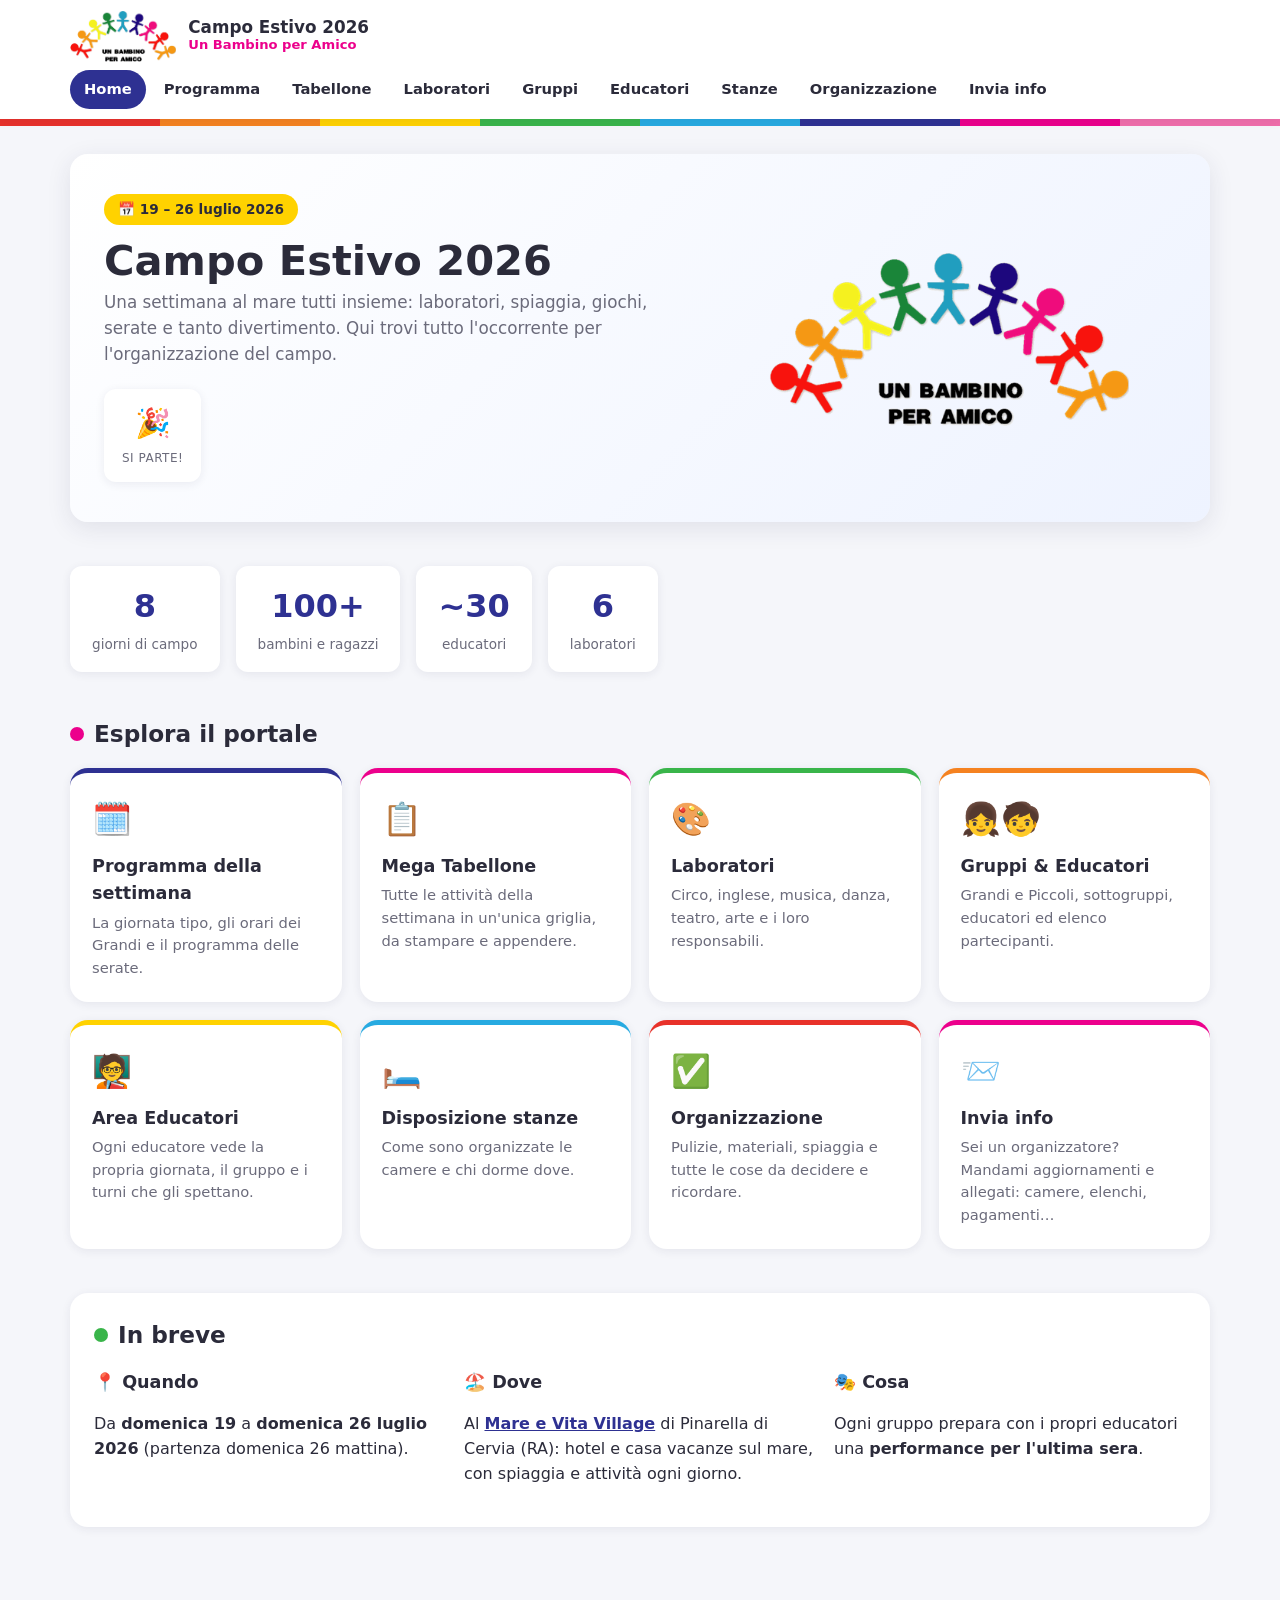
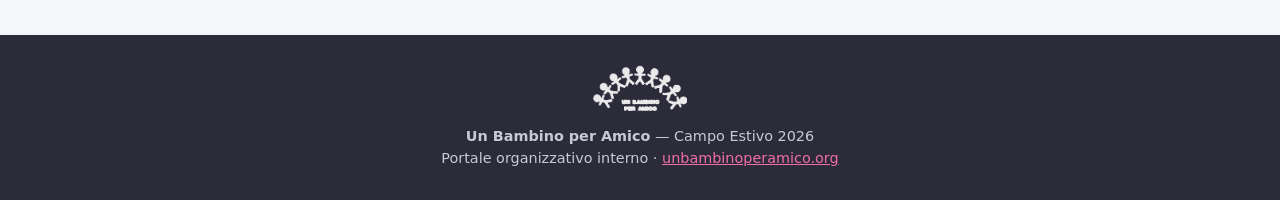
<file: index.html>
<!DOCTYPE html>
<html lang="it">
<head>
  <meta charset="UTF-8" />
  <meta name="viewport" content="width=device-width, initial-scale=1.0" />
  <meta name="robots" content="noindex, nofollow" />
  <title>Campo Estivo 2026 — Un Bambino per Amico</title>
  <link rel="icon" href="assets/66.png" />
  <link rel="stylesheet" href="assets/style.css" />
</head>
<body>
  <header class="site-header">
    <div class="nav-wrap">
      <a class="brand" href="index.html">
        <img src="assets/logo.gif" alt="Un Bambino per Amico" />
        <span class="brand-text"><b>Campo Estivo 2026</b><span>Un Bambino per Amico</span></span>
      </a>
      <button class="nav-toggle" aria-label="Menu">☰</button>
      <nav class="main-nav">
        <a href="index.html">Home</a>
        <a href="programma.html">Programma</a>
        <a href="tabellone.html">Tabellone</a>
        <a href="laboratori.html">Laboratori</a>
        <a href="gruppi.html">Gruppi</a>
        <a href="educatori.html">Educatori</a>
        <a href="stanze.html">Stanze</a>
        <a href="info.html">Organizzazione</a>
        <a href="contributi.html">Invia info</a>
      </nav>
    </div>
  </header>
  <div class="rainbow-bar"></div>

  <main>
    <section class="hero section">
      <div>
        <span class="kicker">📅 19 – 26 luglio 2026</span>
        <h1>Campo Estivo 2026</h1>
        <p class="lead">Una settimana al mare tutti insieme: laboratori, spiaggia, giochi,
        serate e tanto divertimento. Qui trovi tutto l'occorrente per l'organizzazione del campo.</p>
        <div class="countdown" id="countdown"></div>
      </div>
      <img class="hero-logo" src="assets/logo.gif" alt="Logo Un Bambino per Amico" />
    </section>

    <section class="section">
      <div class="stats">
        <div class="stat"><b>8</b><span>giorni di campo</span></div>
        <div class="stat"><b>100+</b><span>bambini e ragazzi</span></div>
        <div class="stat"><b>~30</b><span>educatori</span></div>
        <div class="stat"><b>6</b><span>laboratori</span></div>
      </div>
    </section>

    <section class="section">
      <h2><span class="dot" style="background:var(--magenta)"></span>Esplora il portale</h2>
      <div class="cards">
        <a class="card" href="programma.html" style="border-top-color:var(--blu)">
          <div class="ico">🗓️</div><h3>Programma della settimana</h3>
          <p>La giornata tipo, gli orari dei Grandi e il programma delle serate.</p>
        </a>
        <a class="card" href="tabellone.html" style="border-top-color:var(--magenta)">
          <div class="ico">📋</div><h3>Mega Tabellone</h3>
          <p>Tutte le attività della settimana in un'unica griglia, da stampare e appendere.</p>
        </a>
        <a class="card" href="laboratori.html" style="border-top-color:var(--verde)">
          <div class="ico">🎨</div><h3>Laboratori</h3>
          <p>Circo, inglese, musica, danza, teatro, arte e i loro responsabili.</p>
        </a>
        <a class="card" href="gruppi.html" style="border-top-color:var(--arancio)">
          <div class="ico">👧🧒</div><h3>Gruppi & Educatori</h3>
          <p>Grandi e Piccoli, sottogruppi, educatori ed elenco partecipanti.</p>
        </a>
        <a class="card" href="educatori.html" style="border-top-color:var(--giallo)">
          <div class="ico">🧑‍🏫</div><h3>Area Educatori</h3>
          <p>Ogni educatore vede la propria giornata, il gruppo e i turni che gli spettano.</p>
        </a>
        <a class="card" href="stanze.html" style="border-top-color:var(--azzurro)">
          <div class="ico">🛏️</div><h3>Disposizione stanze</h3>
          <p>Come sono organizzate le camere e chi dorme dove.</p>
        </a>
        <a class="card" href="info.html" style="border-top-color:var(--rosso)">
          <div class="ico">✅</div><h3>Organizzazione</h3>
          <p>Pulizie, materiali, spiaggia e tutte le cose da decidere e ricordare.</p>
        </a>
        <a class="card" href="contributi.html" style="border-top-color:var(--magenta)">
          <div class="ico">📨</div><h3>Invia info</h3>
          <p>Sei un organizzatore? Mandami aggiornamenti e allegati: camere, elenchi, pagamenti…</p>
        </a>
      </div>
    </section>

    <section class="section">
      <div class="panel">
        <h2><span class="dot" style="background:var(--verde)"></span>In breve</h2>
        <div class="grid-3">
          <div><h3>📍 Quando</h3><p>Da <b>domenica 19</b> a <b>domenica 26 luglio 2026</b> (partenza domenica 26 mattina).</p></div>
          <div><h3>🏖️ Dove</h3><p>Al <b><a href="https://www.mareevita.it/" target="_blank" rel="noopener">Mare e Vita Village</a></b> di Pinarella di Cervia (RA): hotel e casa vacanze sul mare, con spiaggia e attività ogni giorno.</p></div>
          <div><h3>🎭 Cosa</h3><p>Ogni gruppo prepara con i propri educatori una <b>performance per l'ultima sera</b>.</p></div>
        </div>
      </div>
    </section>
  </main>

  <footer class="site-footer">
    <img src="assets/logo.gif" alt="Un Bambino per Amico" /><br />
    <b>Un Bambino per Amico</b> — Campo Estivo 2026<br />
    Portale organizzativo interno · <a href="https://www.unbambinoperamico.org/" target="_blank" rel="noopener">unbambinoperamico.org</a>
  </footer>

  <script src="assets/main.js"></script>
</body>
</html>
</file>
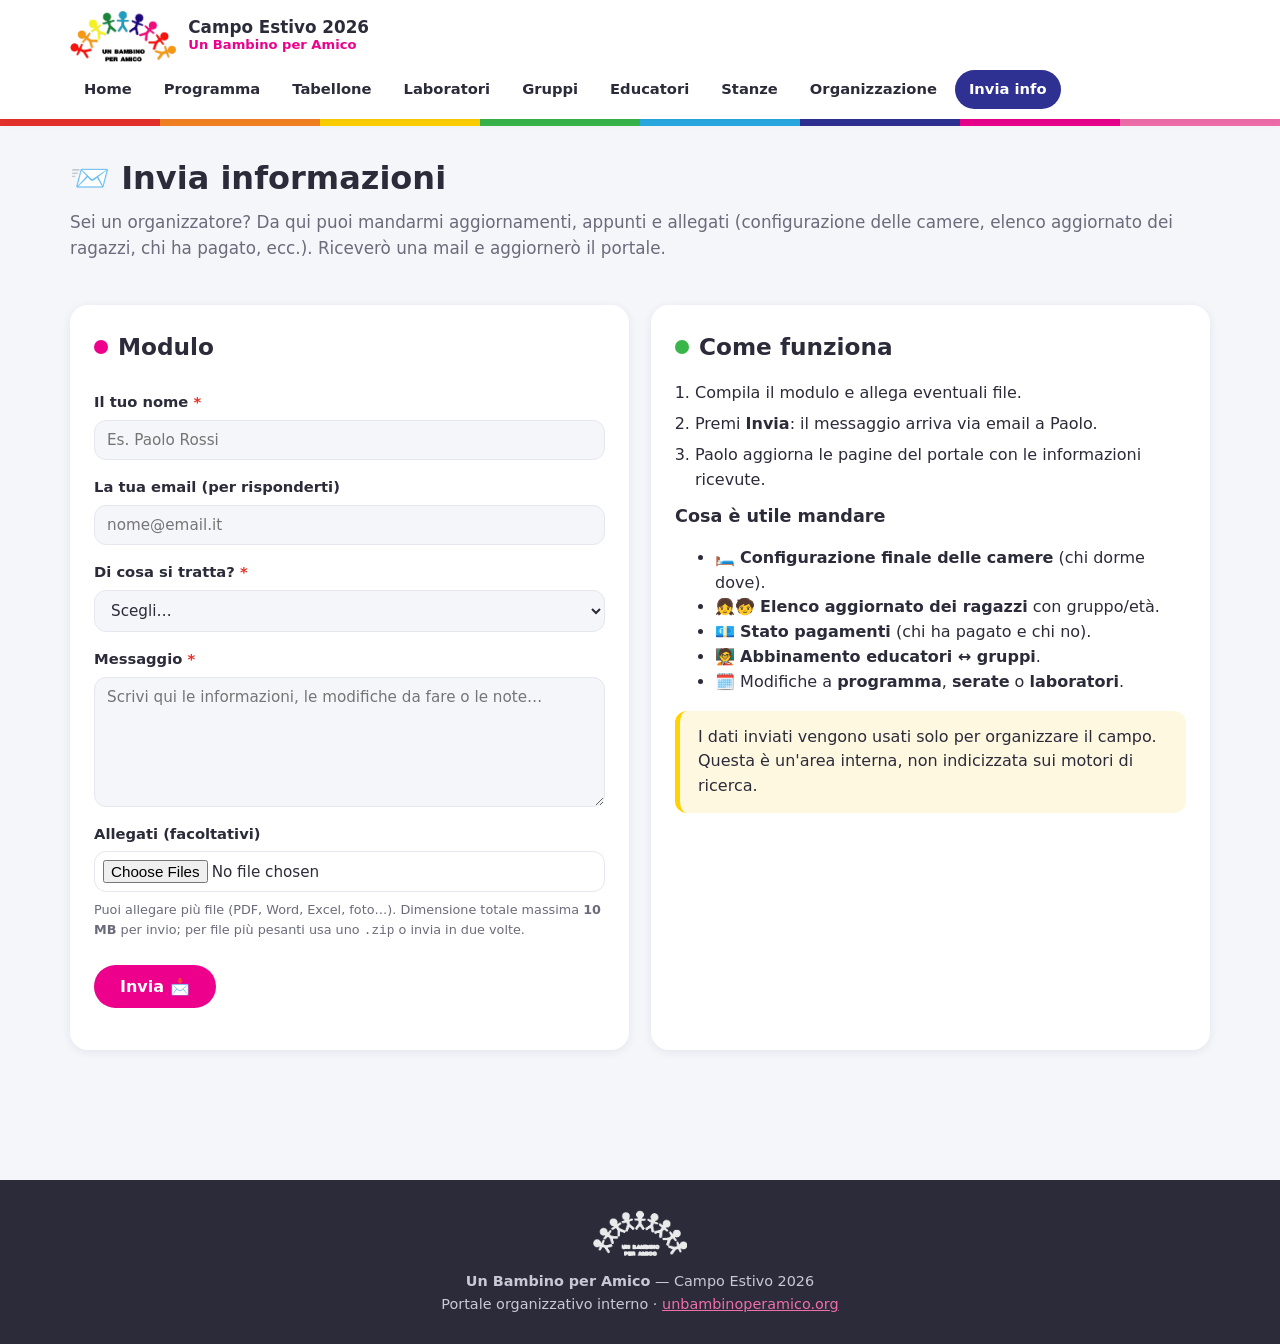
<file: contributi.html>
<!DOCTYPE html>
<html lang="it">
<head>
  <meta charset="UTF-8" />
  <meta name="viewport" content="width=device-width, initial-scale=1.0" />
  <meta name="robots" content="noindex, nofollow" />
  <title>Invia informazioni — Campo Estivo 2026</title>
  <link rel="icon" href="assets/66.png" />
  <link rel="stylesheet" href="assets/style.css" />
</head>
<body>
  <header class="site-header">
    <div class="nav-wrap">
      <a class="brand" href="index.html">
        <img src="assets/logo.gif" alt="Un Bambino per Amico" />
        <span class="brand-text"><b>Campo Estivo 2026</b><span>Un Bambino per Amico</span></span>
      </a>
      <button class="nav-toggle" aria-label="Menu">☰</button>
      <nav class="main-nav">
        <a href="index.html">Home</a>
        <a href="programma.html">Programma</a>
        <a href="tabellone.html">Tabellone</a>
        <a href="laboratori.html">Laboratori</a>
        <a href="gruppi.html">Gruppi</a>
        <a href="educatori.html">Educatori</a>
        <a href="stanze.html">Stanze</a>
        <a href="info.html">Organizzazione</a>
        <a href="contributi.html">Invia info</a>
      </nav>
    </div>
  </header>
  <div class="rainbow-bar"></div>

  <main>
    <section class="section">
      <h1>📨 Invia informazioni</h1>
      <p class="lead">Sei un organizzatore? Da qui puoi mandarmi aggiornamenti, appunti e allegati
      (configurazione delle camere, elenco aggiornato dei ragazzi, chi ha pagato, ecc.).
      Riceverò una mail e aggiornerò il portale.</p>
    </section>

    <section class="section">
      <div class="grid-2">
        <div class="panel">
          <h2><span class="dot" style="background:var(--magenta)"></span>Modulo</h2>

          <form id="contrib-form" class="form"
                action="/api/contributi" method="POST" enctype="multipart/form-data">
            <!-- Anti-spam (honeypot): lasciare vuoto -->
            <input type="text" name="_honey" style="display:none" tabindex="-1" autocomplete="off" />

            <label for="f-nome">Il tuo nome <span class="req">*</span></label>
            <input id="f-nome" name="nome" type="text" required placeholder="Es. Paolo Rossi" />

            <label for="f-email">La tua email (per risponderti)</label>
            <input id="f-email" name="email" type="email" placeholder="nome@email.it" />

            <label for="f-tipo">Di cosa si tratta? <span class="req">*</span></label>
            <select id="f-tipo" name="tipo" required>
              <option value="" disabled selected>Scegli…</option>
              <option>Configurazione finale delle camere</option>
              <option>Elenco aggiornato dei ragazzi</option>
              <option>Pagamenti (chi ha pagato / chi no)</option>
              <option>Educatori e gruppi</option>
              <option>Programma / attività / serate</option>
              <option>Laboratori</option>
              <option>Altro</option>
            </select>

            <label for="f-msg">Messaggio <span class="req">*</span></label>
            <textarea id="f-msg" name="messaggio" rows="6" required
              placeholder="Scrivi qui le informazioni, le modifiche da fare o le note…"></textarea>

            <label for="f-file">Allegati (facoltativi)</label>
            <input id="f-file" name="attachment" type="file" multiple
              accept=".pdf,.doc,.docx,.xls,.xlsx,.csv,.txt,.jpg,.jpeg,.png,.heic,.zip" />
            <small class="hint">Puoi allegare più file (PDF, Word, Excel, foto…).
            Dimensione totale massima <b>10 MB</b> per invio; per file più pesanti usa uno <code>.zip</code>
            o invia in due volte.</small>

            <button type="submit" class="btn-send">Invia 📩</button>
            <p id="form-status" class="form-status" role="status" aria-live="polite"></p>
          </form>
        </div>

        <div class="panel">
          <h2><span class="dot" style="background:var(--verde)"></span>Come funziona</h2>
          <ol class="howto">
            <li>Compila il modulo e allega eventuali file.</li>
            <li>Premi <b>Invia</b>: il messaggio arriva via email a Paolo.</li>
            <li>Paolo aggiorna le pagine del portale con le informazioni ricevute.</li>
          </ol>

          <h3>Cosa è utile mandare</h3>
          <ul>
            <li>🛏️ <b>Configurazione finale delle camere</b> (chi dorme dove).</li>
            <li>👧🧒 <b>Elenco aggiornato dei ragazzi</b> con gruppo/età.</li>
            <li>💶 <b>Stato pagamenti</b> (chi ha pagato e chi no).</li>
            <li>🧑‍🏫 <b>Abbinamento educatori ↔ gruppi</b>.</li>
            <li>🗓️ Modifiche a <b>programma</b>, <b>serate</b> o <b>laboratori</b>.</li>
          </ul>

          <div class="note">
            I dati inviati vengono usati solo per organizzare il campo. Questa è un'area interna,
            non indicizzata sui motori di ricerca.
          </div>
        </div>
      </div>
    </section>
  </main>

  <footer class="site-footer">
    <img src="assets/logo.gif" alt="Un Bambino per Amico" /><br />
    <b>Un Bambino per Amico</b> — Campo Estivo 2026<br />
    Portale organizzativo interno · <a href="https://www.unbambinoperamico.org/" target="_blank" rel="noopener">unbambinoperamico.org</a>
  </footer>

  <script src="assets/main.js"></script>
</body>
</html>
</file>
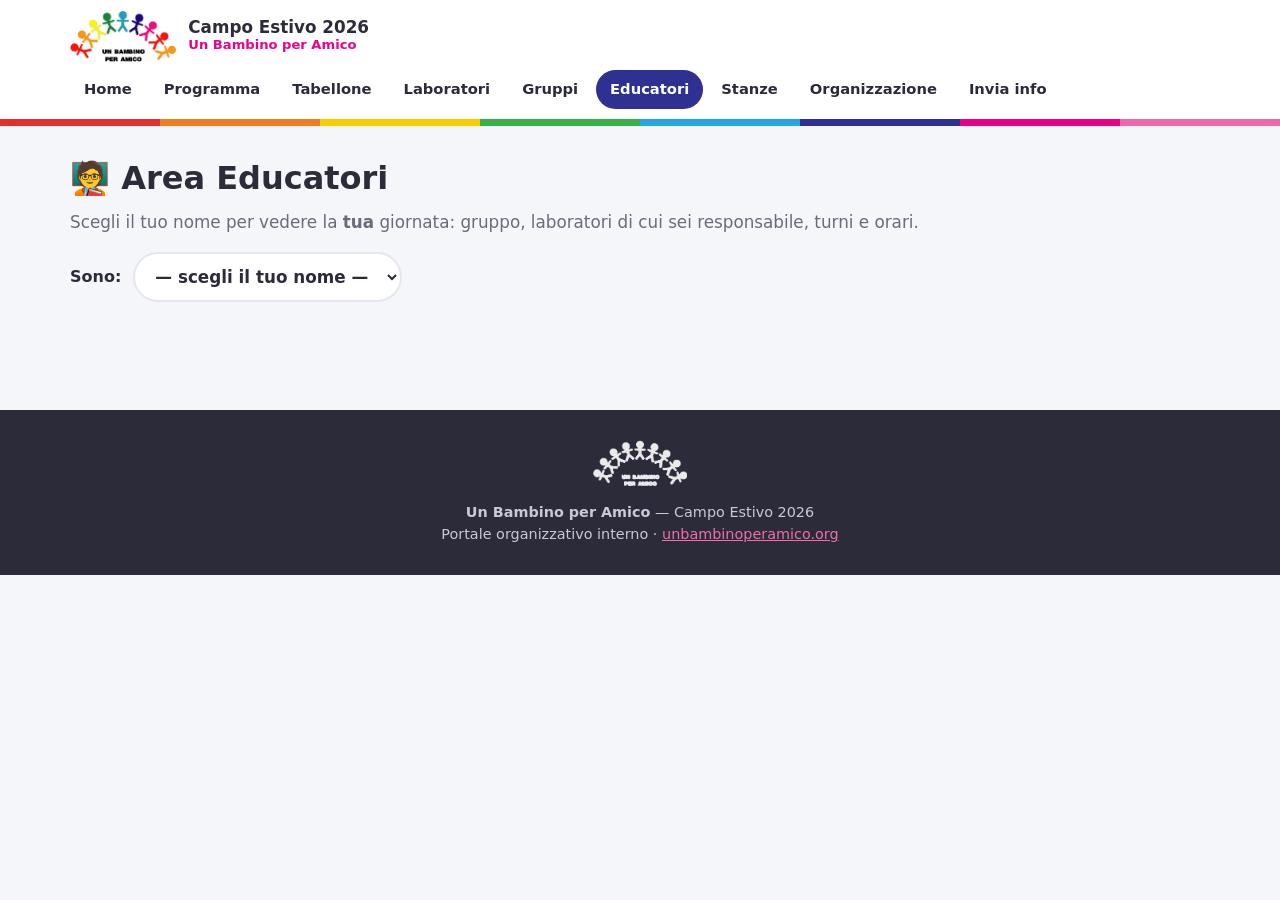
<file: educatori.html>
<!DOCTYPE html>
<html lang="it">
<head>
  <meta charset="UTF-8" />
  <meta name="viewport" content="width=device-width, initial-scale=1.0" />
  <meta name="robots" content="noindex, nofollow" />
  <title>Area Educatori — Campo Estivo 2026</title>
  <link rel="icon" href="assets/66.png" />
  <link rel="stylesheet" href="assets/style.css" />
  <style>
    .picker { display:flex; gap:12px; align-items:center; flex-wrap:wrap; margin-bottom:8px; }
    .picker select {
      font-size:1.05rem; padding:12px 16px; border-radius:999px; border:2px solid var(--bordo);
      background:#fff; font-family:var(--font); font-weight:600; color:var(--scuro); min-width:240px;
    }
    .edu-card { background:#fff; border-radius:var(--raggio); box-shadow:var(--ombra); overflow:hidden; }
    .edu-head { padding:24px 28px; color:#fff; display:flex; align-items:center; gap:18px; }
    .edu-head .avatar { width:64px; height:64px; border-radius:50%; background:rgba(255,255,255,.25);
      display:flex; align-items:center; justify-content:center; font-size:1.8rem; font-weight:800; flex:none; }
    .edu-head h2 { margin:0; color:#fff; font-size:1.8rem; }
    .edu-head p { margin:2px 0 0; opacity:.95; }
    .edu-body { padding:24px 28px; }
    .duties { display:grid; grid-template-columns:repeat(auto-fill,minmax(200px,1fr)); gap:14px; margin-bottom:22px; }
    .duty { background:var(--chiaro); border-radius:var(--raggio-sm); padding:14px 16px; }
    .duty b { display:block; font-size:.75rem; text-transform:uppercase; letter-spacing:.5px; color:var(--grigio); }
    .duty span { font-size:1.05rem; font-weight:700; }
    tr.hl td { background:#eafaf0 !important; }
    tr.hl td.act-name b { color:var(--verde); }
    .star { color:var(--giallo); }
  </style>
</head>
<body>
  <header class="site-header">
    <div class="nav-wrap">
      <a class="brand" href="index.html">
        <img src="assets/logo.gif" alt="Un Bambino per Amico" />
        <span class="brand-text"><b>Campo Estivo 2026</b><span>Un Bambino per Amico</span></span>
      </a>
      <button class="nav-toggle" aria-label="Menu">☰</button>
      <nav class="main-nav">
        <a href="index.html">Home</a>
        <a href="programma.html">Programma</a>
        <a href="tabellone.html">Tabellone</a>
        <a href="laboratori.html">Laboratori</a>
        <a href="gruppi.html">Gruppi</a>
        <a href="educatori.html">Educatori</a>
        <a href="stanze.html">Stanze</a>
        <a href="info.html">Organizzazione</a>
        <a href="contributi.html">Invia info</a>
      </nav>
    </div>
  </header>
  <div class="rainbow-bar"></div>

  <main>
    <section class="section">
      <h1>🧑‍🏫 Area Educatori</h1>
      <p class="lead">Scegli il tuo nome per vedere la <b>tua</b> giornata: gruppo, laboratori di cui sei responsabile, turni e orari.</p>

      <div class="picker no-print">
        <label for="sel" style="font-weight:700">Sono:</label>
        <select id="sel"><option value="">— scegli il tuo nome —</option></select>
      </div>

      <div id="out"></div>
    </section>
  </main>

  <footer class="site-footer">
    <img src="assets/logo.gif" alt="Un Bambino per Amico" /><br />
    <b>Un Bambino per Amico</b> — Campo Estivo 2026<br />
    Portale organizzativo interno · <a href="https://www.unbambinoperamico.org/" target="_blank" rel="noopener">unbambinoperamico.org</a>
  </footer>

  <script src="assets/main.js"></script>
  <script>
  // ===== Dati educatori (facili da modificare) =====
  // fascia: "Grandi" | "Piccoli"
  // colore: tinta dell'intestazione
  // gruppo: testo sottogruppo (se previsto)
  // lab: laboratorio di cui è responsabile (parola chiave per evidenziare la riga)
  // extra: array di compiti aggiuntivi
  var EDU = [
    { nome:"Mattia",   fascia:"Grandi", gruppo:"Sez. A · Gruppo 1", colore:"--verde" },
    { nome:"Elvedina", fascia:"Grandi", gruppo:"Sez. A · Gruppo 1", colore:"--verde" },
    { nome:"Mirko",    fascia:"Grandi", gruppo:"Sez. A · Gruppo 2", colore:"--verde" },
    { nome:"Bobana",   fascia:"Grandi", gruppo:"Sez. A · Gruppo 2", colore:"--verde" },
    { nome:"Alice",    fascia:"Grandi", gruppo:"Sez. B · Gruppo 3", colore:"--blu" },
    { nome:"Greg",     fascia:"Grandi", gruppo:"Sez. B · Gruppo 3", colore:"--blu" },
    { nome:"Bea",      fascia:"Grandi", gruppo:"Sez. B · Gruppo 4", colore:"--blu" },
    { nome:"Perica",   fascia:"Grandi", gruppo:"Sez. B · Gruppo 4", colore:"--blu" },
    { nome:"Claudio",  fascia:"Grandi", lab:"Musica", labNome:"Musica / Danza", colore:"--magenta", extra:["Attività di riflessione e storie con i ragazzi"] },
    { nome:"Nella",    fascia:"Grandi", lab:"Teatro",  labNome:"Teatro", colore:"--rosso" },
    { nome:"Danilo",   fascia:"Grandi", lab:"Inglese", labNome:"Inglese", colore:"--azzurro" },
    { nome:"Eugenio",  fascia:"Grandi", lab:"Inglese", labNome:"Inglese", colore:"--azzurro" },
    { nome:"Monica",   fascia:"Piccoli", lab:"Circo", labNome:"Circo", colore:"--giallo" },
    { nome:"Alle",     fascia:"Piccoli", lab:"Circo", labNome:"Circo", colore:"--giallo" },
    { nome:"Jasmin",   fascia:"Piccoli", lab:"Intercultura", labNome:"Intercultura", colore:"--blu" },
    { nome:"Irene",    fascia:"Piccoli", lab:"Arte", labNome:"Arte", colore:"--verde" },
    { nome:"Paolo",    fascia:"Piccoli", colore:"--arancio", extra:["Turno giochi in spiaggia"] },
    { nome:"Sam",      fascia:"Piccoli", colore:"--arancio", extra:["Turno giochi in spiaggia"] },
    { nome:"Euge",     fascia:"Piccoli", colore:"--arancio", extra:["Turno giochi in spiaggia"] }
  ];

  // Orari per fascia. tipo: "lab"|"spiaggia"|"pasto"|"serata"|"relax"|"routine"
  var ORARI = {
    Grandi: [
      { o:"08:00",        t:"Sveglia", tipo:"routine" },
      { o:"08:30",        t:"Colazione", tipo:"pasto" },
      { o:"09:00–10:30",  t:"Laboratorio: Teatro (A·B) / Inglese (C·D)", tipo:"lab" },
      { o:"10:45–12:30",  t:"Spiaggia (balli di gruppo 11:00)", tipo:"spiaggia" },
      { o:"13:00",        t:"Pranzo", tipo:"pasto" },
      { o:"14:30–15:15",  t:"Inglese (A·B) / Teatro (C·D)", tipo:"lab" },
      { o:"15:15–16:45",  t:"Musica / Danza (tutti i gruppi)", tipo:"lab" },
      { o:"16:45–18:45",  t:"Spiaggia (balli di gruppo 18:00)", tipo:"spiaggia" },
      { o:"20:00",        t:"Cena", tipo:"pasto" },
      { o:"21:00–22:30",  t:"Serata con il proprio gruppo", tipo:"serata" },
      { o:"23:00",        t:"A letto i ragazzi · Riunione educatori Grandi", tipo:"routine" }
    ],
    Piccoli: [
      { o:"08:00",        t:"Sveglia", tipo:"routine" },
      { o:"08:30",        t:"Colazione", tipo:"pasto" },
      { o:"09:00–10:30",  t:"Laboratorio del giorno", tipo:"lab" },
      { o:"10:45–12:30",  t:"Spiaggia (balli di gruppo 11:00)", tipo:"spiaggia" },
      { o:"13:00",        t:"Pranzo", tipo:"pasto" },
      { o:"14:30–15:30",  t:"Attività / Relax", tipo:"relax" },
      { o:"15:30–16:30",  t:"Laboratorio", tipo:"lab" },
      { o:"16:45–18:45",  t:"Spiaggia (balli di gruppo 18:00)", tipo:"spiaggia" },
      { o:"20:00",        t:"Cena", tipo:"pasto" },
      { o:"21:00–22:30",  t:"Serata con il proprio gruppo", tipo:"serata" },
      { o:"23:00",        t:"A letto", tipo:"routine" }
    ]
  };

  var sel = document.getElementById("sel");
  EDU.slice().sort(function(a,b){ return a.nome.localeCompare(b.nome); })
     .forEach(function(e){
        var o = document.createElement("option");
        o.value = e.nome; o.textContent = e.nome + " — " + e.fascia;
        sel.appendChild(o);
     });

  function cssVar(v){ return getComputedStyle(document.documentElement).getPropertyValue(v).trim(); }

  function render(nome){
    var out = document.getElementById("out");
    if (!nome){ out.innerHTML = ""; return; }
    var e = EDU.find(function(x){ return x.nome === nome; });
    var col = cssVar(e.colore) || "#2e3192";

    var duties = "";
    duties += duty("Fascia", e.fascia);
    if (e.gruppo) duties += duty("Gruppo", e.gruppo);
    if (e.labNome) duties += duty("Responsabile lab", e.labNome);
    if (e.extra) e.extra.forEach(function(x){ duties += duty("Compito", x); });

    var rows = ORARI[e.fascia].map(function(r){
      var hl = (e.lab && r.tipo==="lab" && r.t.indexOf(e.lab)>=0) ? "hl" : "";
      var note = "";
      if (hl) note = " <span class='star'>★</span> <b style='color:var(--verde)'>tocca a te ("+e.labNome+")</b>";
      return "<tr class='"+hl+"'><td class='time'>"+r.o+"</td><td class='act-name'>"+r.t+note+"</td></tr>";
    }).join("");

    out.innerHTML =
      "<div class='edu-card'>" +
        "<div class='edu-head' style='background:"+col+"'>" +
          "<div class='avatar'>"+nome.charAt(0)+"</div>" +
          "<div><h2>"+nome+"</h2><p>"+ (e.gruppo || (e.labNome ? "Responsabile "+e.labNome : "Educatore "+e.fascia)) +"</p></div>" +
        "</div>" +
        "<div class='edu-body'>" +
          "<div class='duties'>"+duties+"</div>" +
          "<h3>La tua giornata</h3>" +
          "<div class='table-wrap'><table><thead><tr><th style='width:130px'>Orario</th><th>Attività</th></tr></thead><tbody>"+rows+"</tbody></table></div>" +
          "<p class='note'>Mercoledì gli orari dei laboratori cambiano leggermente (vedi <a href='programma.html'>Programma</a>). Le serate variano ogni giorno: controlla il <a href='tabellone.html'>Tabellone</a>.</p>" +
          "<div class='no-print' style='margin-top:14px'><button onclick='window.print()' style='background:"+col+";color:#fff;border:0;padding:10px 22px;border-radius:999px;font-weight:700;cursor:pointer'>🖨️ Stampa la mia giornata</button></div>" +
        "</div>" +
      "</div>";
  }
  function duty(label, val){ return "<div class='duty'><b>"+label+"</b><span>"+val+"</span></div>"; }

  sel.addEventListener("change", function(){ render(this.value); });
  </script>
</body>
</html>
</file>
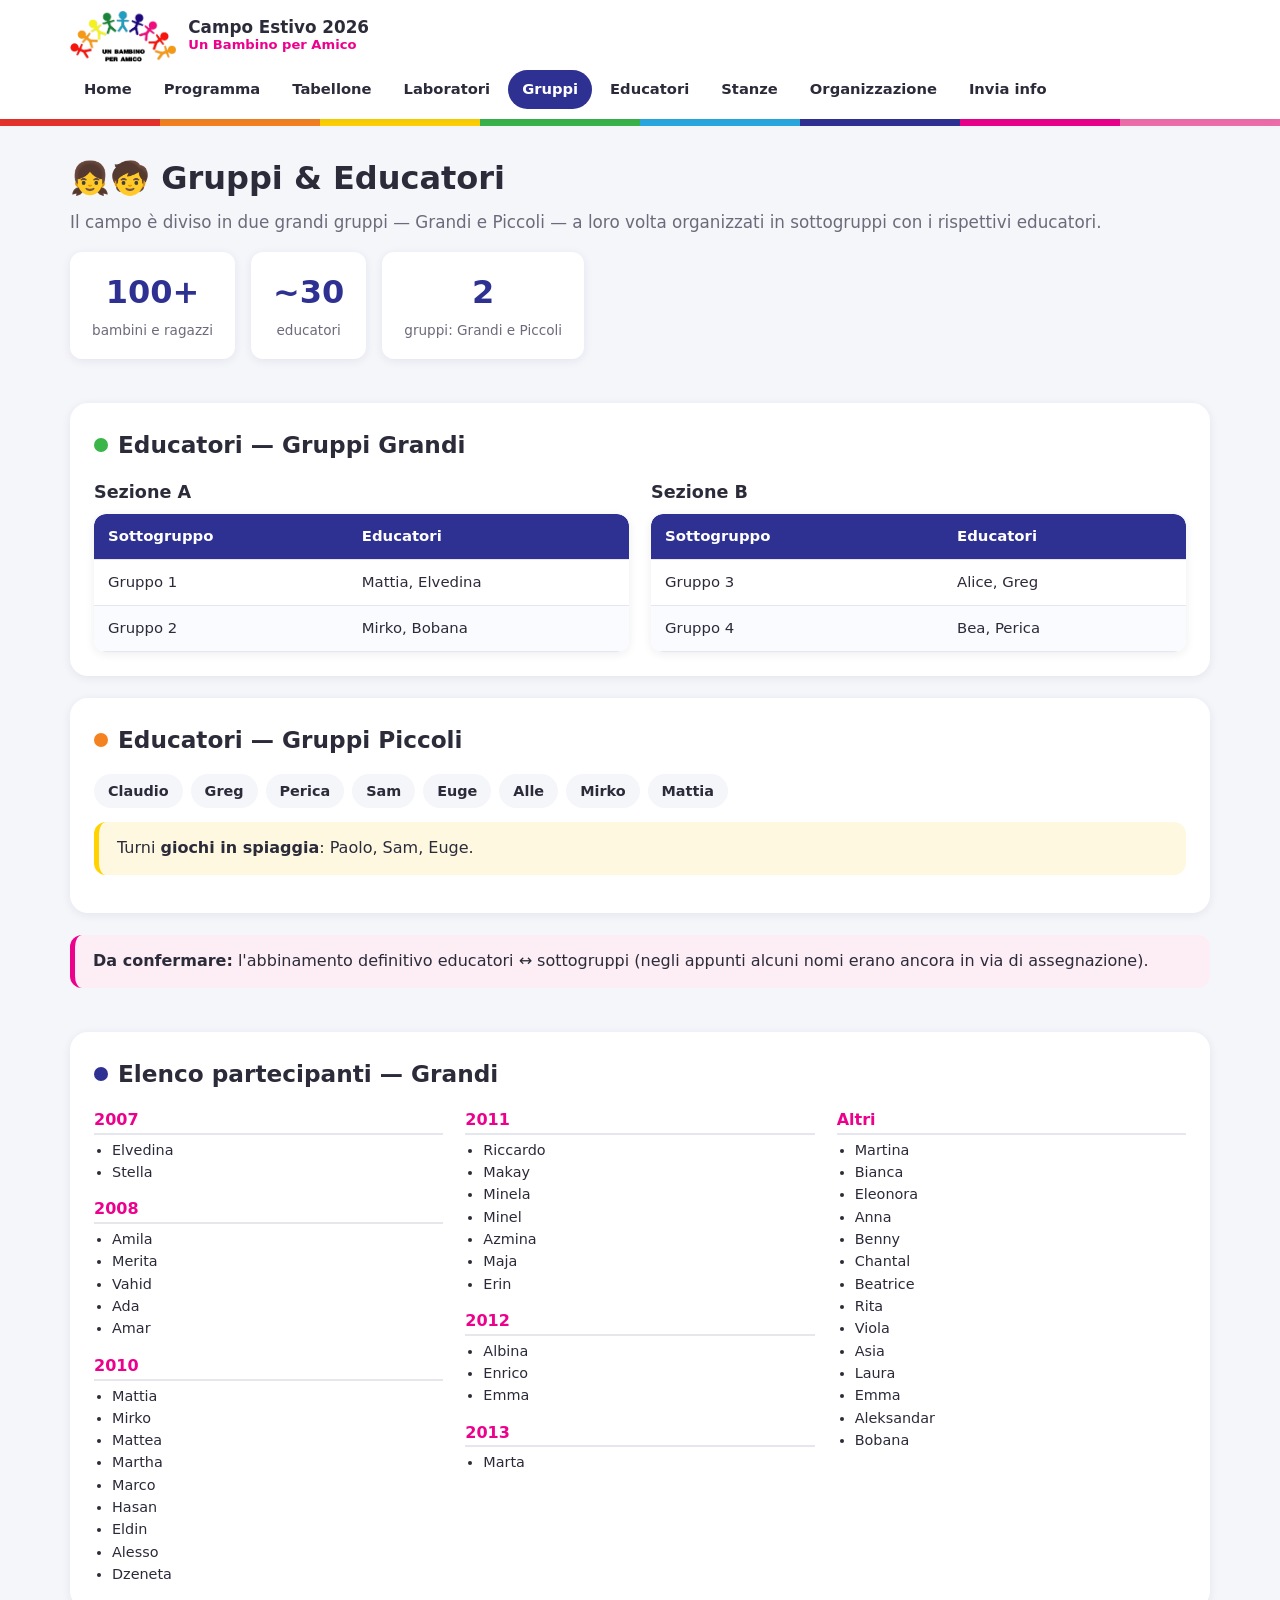
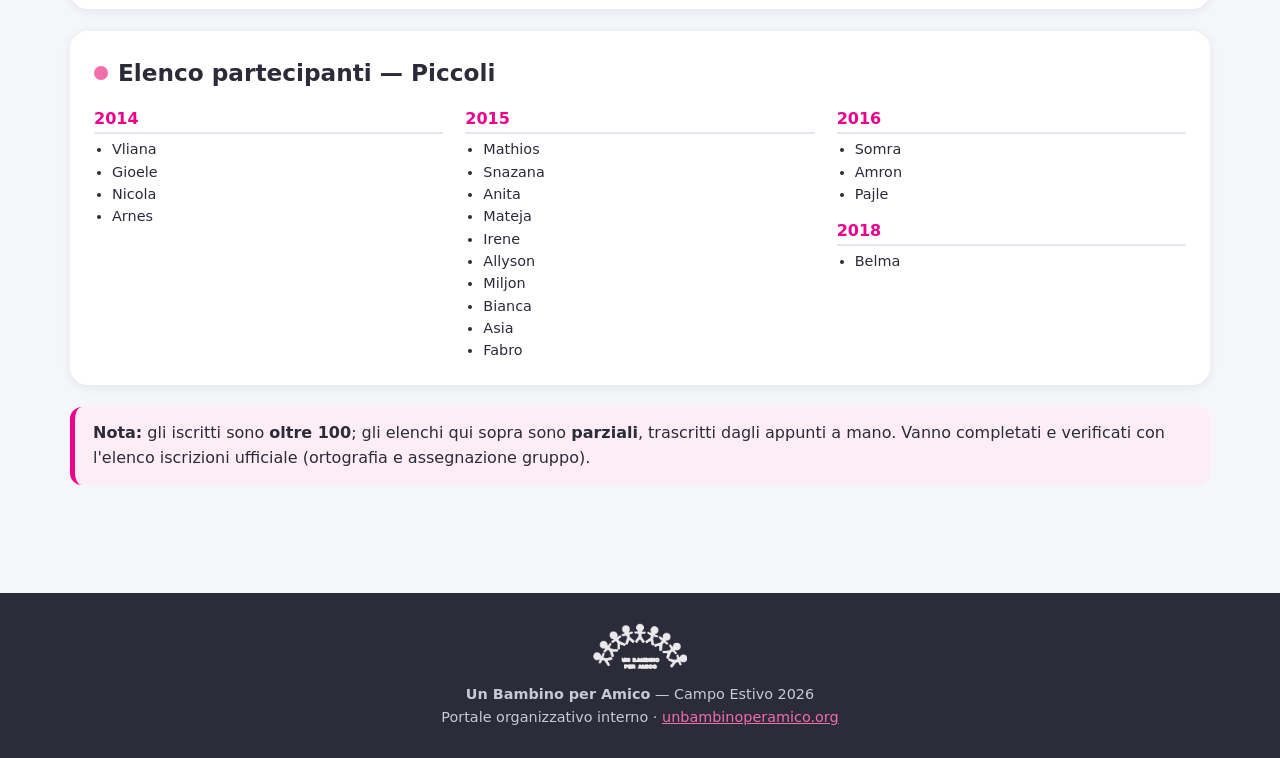
<file: gruppi.html>
<!DOCTYPE html>
<html lang="it">
<head>
  <meta charset="UTF-8" />
  <meta name="viewport" content="width=device-width, initial-scale=1.0" />
  <meta name="robots" content="noindex, nofollow" />
  <title>Gruppi & Educatori — Campo Estivo 2026</title>
  <link rel="icon" href="assets/66.png" />
  <link rel="stylesheet" href="assets/style.css" />
</head>
<body>
  <header class="site-header">
    <div class="nav-wrap">
      <a class="brand" href="index.html">
        <img src="assets/logo.gif" alt="Un Bambino per Amico" />
        <span class="brand-text"><b>Campo Estivo 2026</b><span>Un Bambino per Amico</span></span>
      </a>
      <button class="nav-toggle" aria-label="Menu">☰</button>
      <nav class="main-nav">
        <a href="index.html">Home</a>
        <a href="programma.html">Programma</a>
        <a href="tabellone.html">Tabellone</a>
        <a href="laboratori.html">Laboratori</a>
        <a href="gruppi.html">Gruppi</a>
        <a href="educatori.html">Educatori</a>
        <a href="stanze.html">Stanze</a>
        <a href="info.html">Organizzazione</a>
        <a href="contributi.html">Invia info</a>
      </nav>
    </div>
  </header>
  <div class="rainbow-bar"></div>

  <main>
    <section class="section">
      <h1>👧🧒 Gruppi & Educatori</h1>
      <p class="lead">Il campo è diviso in due grandi gruppi — Grandi e Piccoli — a loro volta organizzati in sottogruppi con i rispettivi educatori.</p>
      <div class="stats">
        <div class="stat"><b>100+</b><span>bambini e ragazzi</span></div>
        <div class="stat"><b>~30</b><span>educatori</span></div>
        <div class="stat"><b>2</b><span>gruppi: Grandi e Piccoli</span></div>
      </div>
    </section>

    <section class="section">
      <div class="panel">
        <h2><span class="dot" style="background:var(--verde)"></span>Educatori — Gruppi Grandi</h2>
        <div class="grid-2">
          <div>
            <h3>Sezione A</h3>
            <div class="table-wrap">
              <table>
                <thead><tr><th>Sottogruppo</th><th>Educatori</th></tr></thead>
                <tbody>
                  <tr><td>Gruppo 1</td><td>Mattia, Elvedina</td></tr>
                  <tr><td>Gruppo 2</td><td>Mirko, Bobana</td></tr>
                </tbody>
              </table>
            </div>
          </div>
          <div>
            <h3>Sezione B</h3>
            <div class="table-wrap">
              <table>
                <thead><tr><th>Sottogruppo</th><th>Educatori</th></tr></thead>
                <tbody>
                  <tr><td>Gruppo 3</td><td>Alice, Greg</td></tr>
                  <tr><td>Gruppo 4</td><td>Bea, Perica</td></tr>
                </tbody>
              </table>
            </div>
          </div>
        </div>
      </div>

      <div class="panel">
        <h2><span class="dot" style="background:var(--arancio)"></span>Educatori — Gruppi Piccoli</h2>
        <ul class="pill-list">
          <li>Claudio</li><li>Greg</li><li>Perica</li><li>Sam</li>
          <li>Euge</li><li>Alle</li><li>Mirko</li><li>Mattia</li>
        </ul>
        <p class="note">Turni <b>giochi in spiaggia</b>: Paolo, Sam, Euge.</p>
      </div>
      <p class="note todo"><b>Da confermare:</b> l'abbinamento definitivo educatori ↔ sottogruppi (negli appunti alcuni nomi erano ancora in via di assegnazione).</p>
    </section>

    <section class="section">
      <div class="panel">
        <h2><span class="dot" style="background:var(--blu)"></span>Elenco partecipanti — Grandi</h2>
        <div class="namelist">
          <div class="year-block"><b>2007</b><ul><li>Elvedina</li><li>Stella</li></ul></div>
          <div class="year-block"><b>2008</b><ul><li>Amila</li><li>Merita</li><li>Vahid</li><li>Ada</li><li>Amar</li></ul></div>
          <div class="year-block"><b>2010</b><ul><li>Mattia</li><li>Mirko</li><li>Mattea</li><li>Martha</li><li>Marco</li><li>Hasan</li><li>Eldin</li><li>Alesso</li><li>Dzeneta</li></ul></div>
          <div class="year-block"><b>2011</b><ul><li>Riccardo</li><li>Makay</li><li>Minela</li><li>Minel</li><li>Azmina</li><li>Maja</li><li>Erin</li></ul></div>
          <div class="year-block"><b>2012</b><ul><li>Albina</li><li>Enrico</li><li>Emma</li></ul></div>
          <div class="year-block"><b>2013</b><ul><li>Marta</li></ul></div>
          <div class="year-block"><b>Altri</b><ul><li>Martina</li><li>Bianca</li><li>Eleonora</li><li>Anna</li><li>Benny</li><li>Chantal</li><li>Beatrice</li><li>Rita</li><li>Viola</li><li>Asia</li><li>Laura</li><li>Emma</li><li>Aleksandar</li><li>Bobana</li></ul></div>
        </div>
      </div>

      <div class="panel">
        <h2><span class="dot" style="background:var(--rosa)"></span>Elenco partecipanti — Piccoli</h2>
        <div class="namelist">
          <div class="year-block"><b>2014</b><ul><li>Vliana</li><li>Gioele</li><li>Nicola</li><li>Arnes</li></ul></div>
          <div class="year-block"><b>2015</b><ul><li>Mathios</li><li>Snazana</li><li>Anita</li><li>Mateja</li><li>Irene</li><li>Allyson</li><li>Miljon</li><li>Bianca</li><li>Asia</li><li>Fabro</li></ul></div>
          <div class="year-block"><b>2016</b><ul><li>Somra</li><li>Amron</li><li>Pajle</li></ul></div>
          <div class="year-block"><b>2018</b><ul><li>Belma</li></ul></div>
        </div>
      </div>
      <p class="note todo"><b>Nota:</b> gli iscritti sono <b>oltre 100</b>; gli elenchi qui sopra sono <b>parziali</b>, trascritti dagli appunti a mano. Vanno completati e verificati con l'elenco iscrizioni ufficiale (ortografia e assegnazione gruppo).</p>
    </section>
  </main>

  <footer class="site-footer">
    <img src="assets/logo.gif" alt="Un Bambino per Amico" /><br />
    <b>Un Bambino per Amico</b> — Campo Estivo 2026<br />
    Portale organizzativo interno · <a href="https://www.unbambinoperamico.org/" target="_blank" rel="noopener">unbambinoperamico.org</a>
  </footer>

  <script src="assets/main.js"></script>
</body>
</html>
</file>
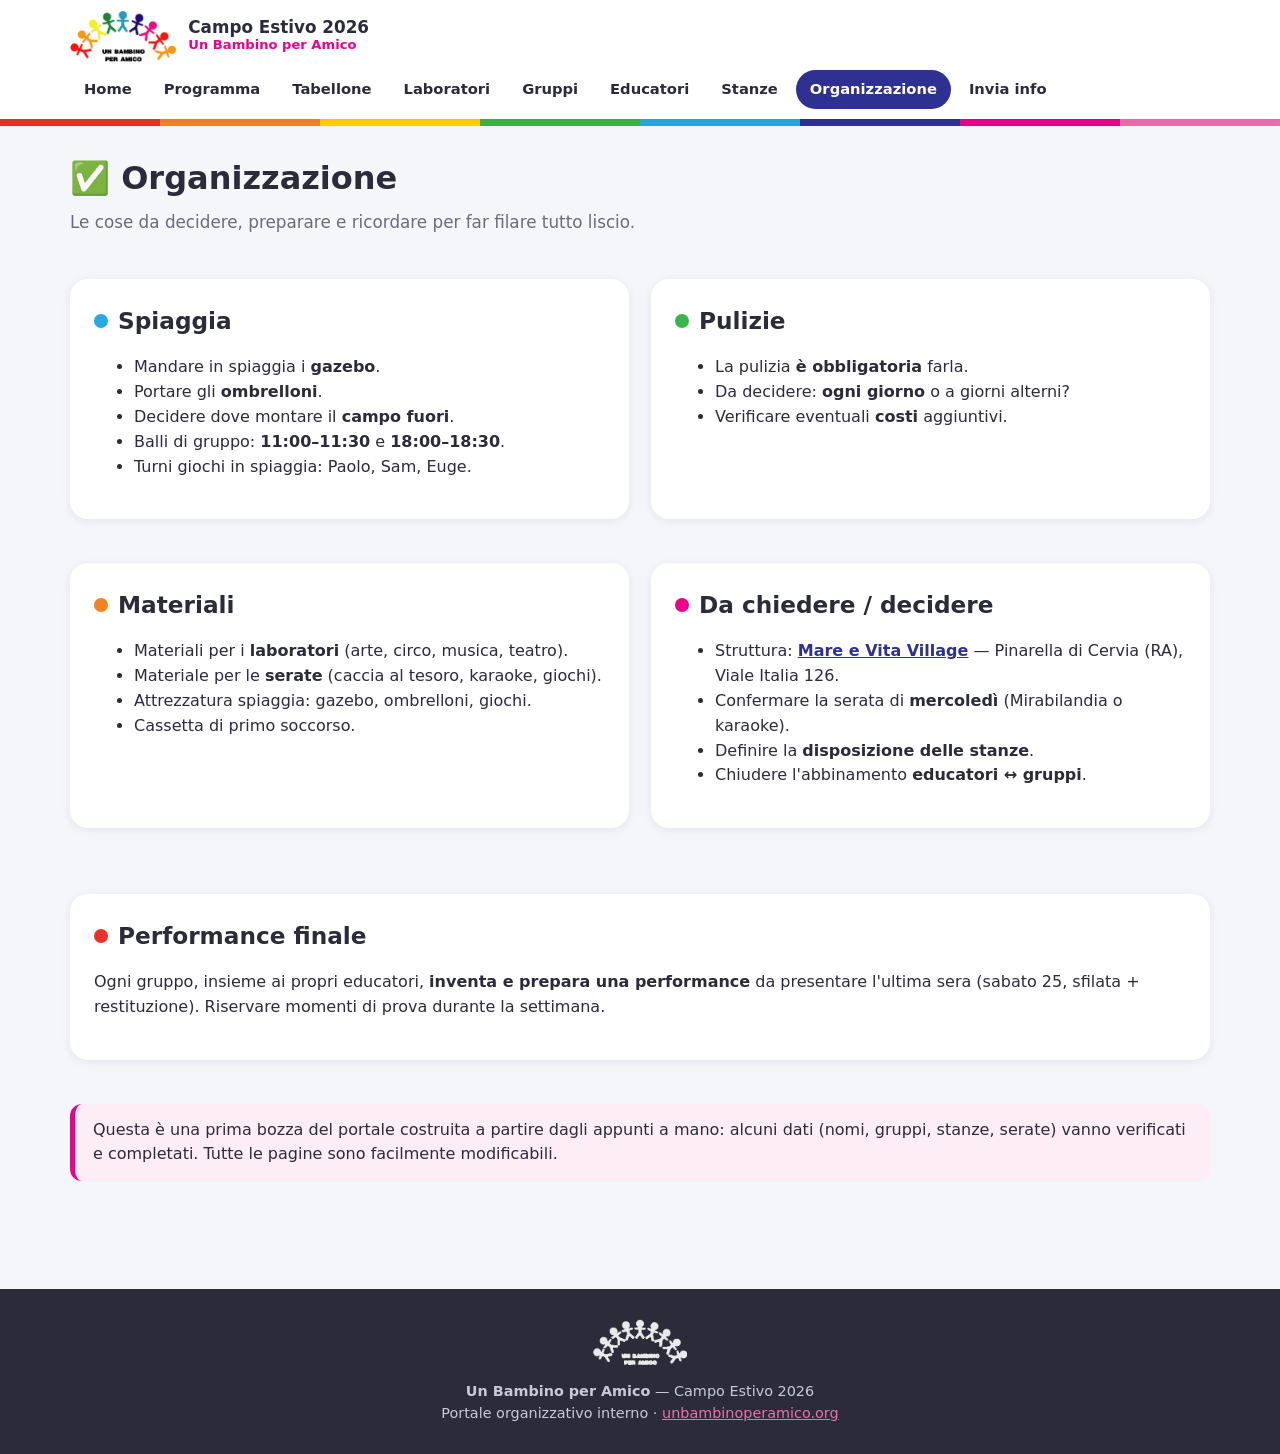
<file: info.html>
<!DOCTYPE html>
<html lang="it">
<head>
  <meta charset="UTF-8" />
  <meta name="viewport" content="width=device-width, initial-scale=1.0" />
  <meta name="robots" content="noindex, nofollow" />
  <title>Organizzazione — Campo Estivo 2026</title>
  <link rel="icon" href="assets/66.png" />
  <link rel="stylesheet" href="assets/style.css" />
</head>
<body>
  <header class="site-header">
    <div class="nav-wrap">
      <a class="brand" href="index.html">
        <img src="assets/logo.gif" alt="Un Bambino per Amico" />
        <span class="brand-text"><b>Campo Estivo 2026</b><span>Un Bambino per Amico</span></span>
      </a>
      <button class="nav-toggle" aria-label="Menu">☰</button>
      <nav class="main-nav">
        <a href="index.html">Home</a>
        <a href="programma.html">Programma</a>
        <a href="tabellone.html">Tabellone</a>
        <a href="laboratori.html">Laboratori</a>
        <a href="gruppi.html">Gruppi</a>
        <a href="educatori.html">Educatori</a>
        <a href="stanze.html">Stanze</a>
        <a href="info.html">Organizzazione</a>
        <a href="contributi.html">Invia info</a>
      </nav>
    </div>
  </header>
  <div class="rainbow-bar"></div>

  <main>
    <section class="section">
      <h1>✅ Organizzazione</h1>
      <p class="lead">Le cose da decidere, preparare e ricordare per far filare tutto liscio.</p>
    </section>

    <section class="section">
      <div class="grid-2">
        <div class="panel">
          <h2><span class="dot" style="background:var(--azzurro)"></span>Spiaggia</h2>
          <ul>
            <li>Mandare in spiaggia i <b>gazebo</b>.</li>
            <li>Portare gli <b>ombrelloni</b>.</li>
            <li>Decidere dove montare il <b>campo fuori</b>.</li>
            <li>Balli di gruppo: <b>11:00–11:30</b> e <b>18:00–18:30</b>.</li>
            <li>Turni giochi in spiaggia: Paolo, Sam, Euge.</li>
          </ul>
        </div>

        <div class="panel">
          <h2><span class="dot" style="background:var(--verde)"></span>Pulizie</h2>
          <ul>
            <li>La pulizia <b>è obbligatoria</b> farla.</li>
            <li>Da decidere: <b>ogni giorno</b> o a giorni alterni?</li>
            <li>Verificare eventuali <b>costi</b> aggiuntivi.</li>
          </ul>
        </div>

        <div class="panel">
          <h2><span class="dot" style="background:var(--arancio)"></span>Materiali</h2>
          <ul>
            <li>Materiali per i <b>laboratori</b> (arte, circo, musica, teatro).</li>
            <li>Materiale per le <b>serate</b> (caccia al tesoro, karaoke, giochi).</li>
            <li>Attrezzatura spiaggia: gazebo, ombrelloni, giochi.</li>
            <li>Cassetta di primo soccorso.</li>
          </ul>
        </div>

        <div class="panel">
          <h2><span class="dot" style="background:var(--magenta)"></span>Da chiedere / decidere</h2>
          <ul>
            <li>Struttura: <b><a href="https://www.mareevita.it/" target="_blank" rel="noopener">Mare e Vita Village</a></b> — Pinarella di Cervia (RA), Viale Italia 126.</li>
            <li>Confermare la serata di <b>mercoledì</b> (Mirabilandia o karaoke).</li>
            <li>Definire la <b>disposizione delle stanze</b>.</li>
            <li>Chiudere l'abbinamento <b>educatori ↔ gruppi</b>.</li>
          </ul>
        </div>
      </div>
    </section>

    <section class="section">
      <div class="panel">
        <h2><span class="dot" style="background:var(--rosso)"></span>Performance finale</h2>
        <p>Ogni gruppo, insieme ai propri educatori, <b>inventa e prepara una performance</b> da presentare l'ultima sera (sabato 25, sfilata + restituzione). Riservare momenti di prova durante la settimana.</p>
      </div>
    </section>

    <section class="section">
      <div class="note todo">
        Questa è una prima bozza del portale costruita a partire dagli appunti a mano: alcuni dati
        (nomi, gruppi, stanze, serate) vanno verificati e completati. Tutte le pagine sono facilmente
        modificabili.
      </div>
    </section>
  </main>

  <footer class="site-footer">
    <img src="assets/logo.gif" alt="Un Bambino per Amico" /><br />
    <b>Un Bambino per Amico</b> — Campo Estivo 2026<br />
    Portale organizzativo interno · <a href="https://www.unbambinoperamico.org/" target="_blank" rel="noopener">unbambinoperamico.org</a>
  </footer>

  <script src="assets/main.js"></script>
</body>
</html>
</file>
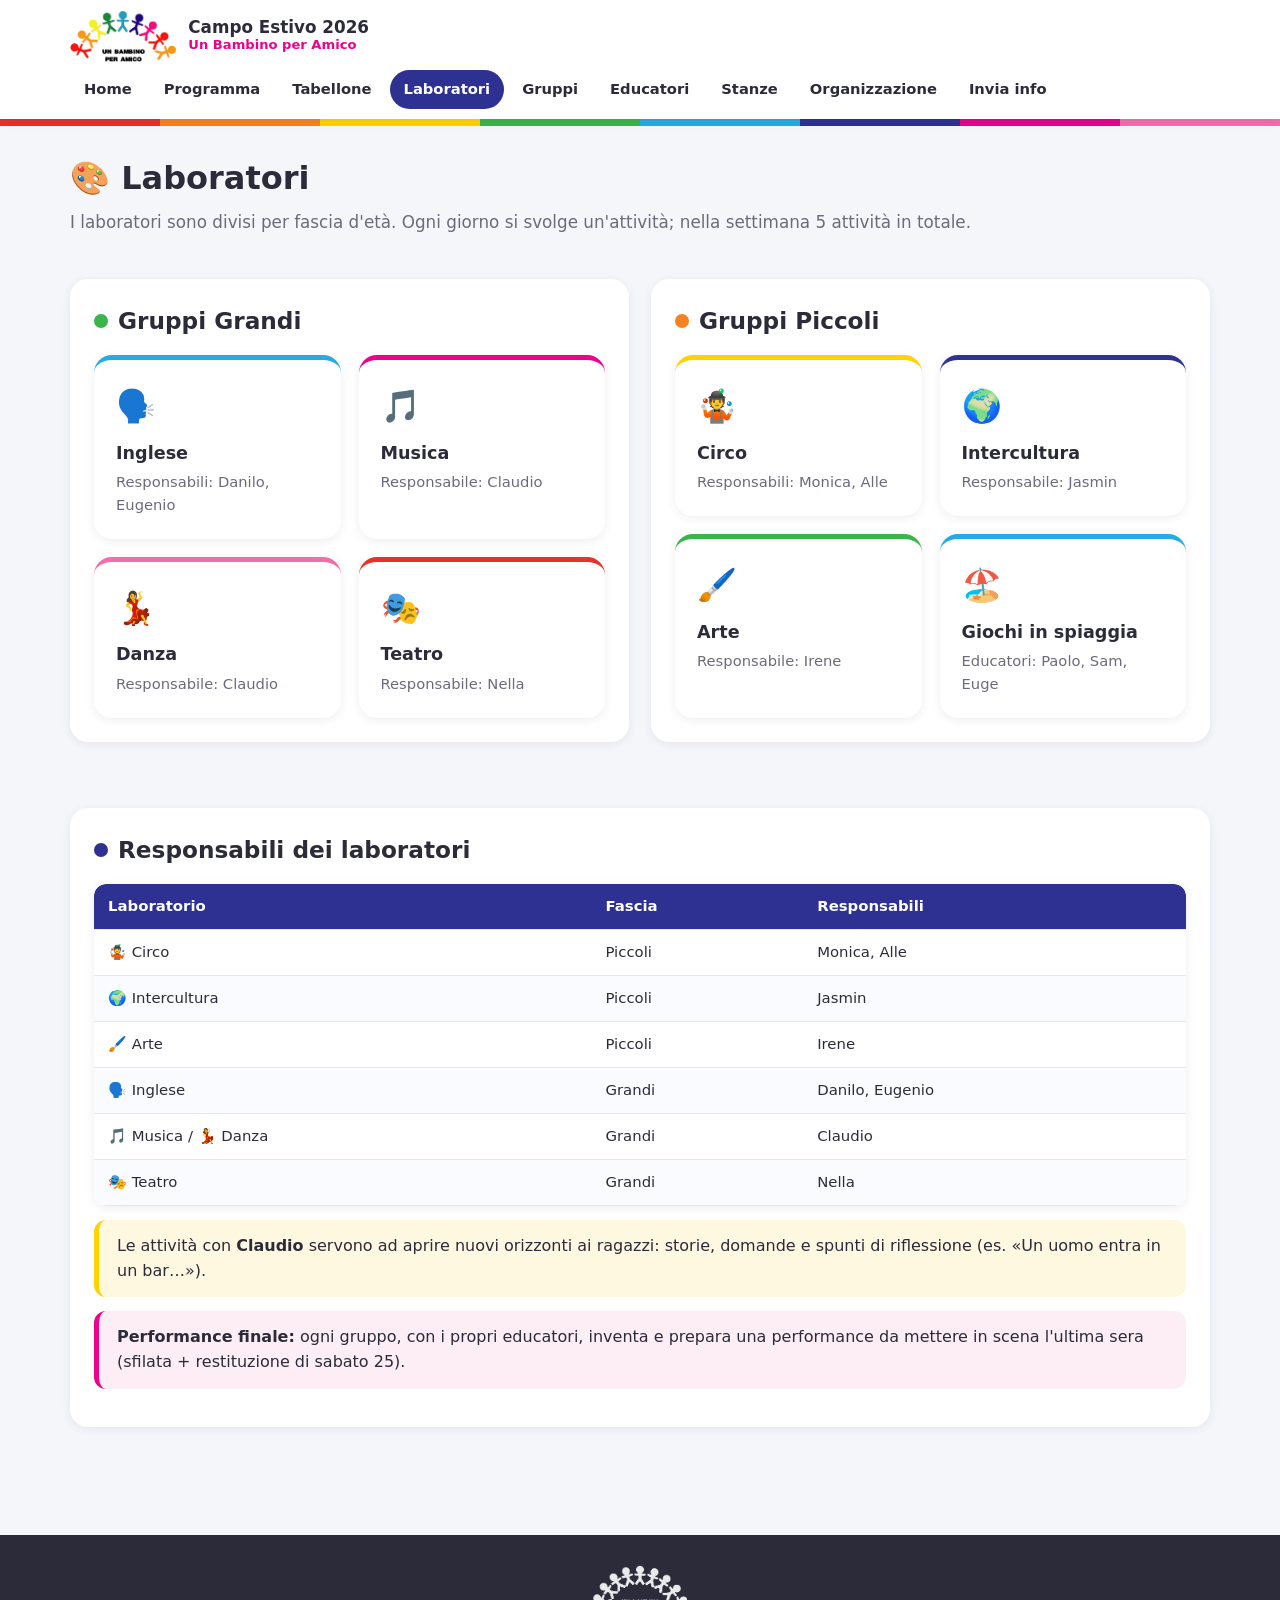
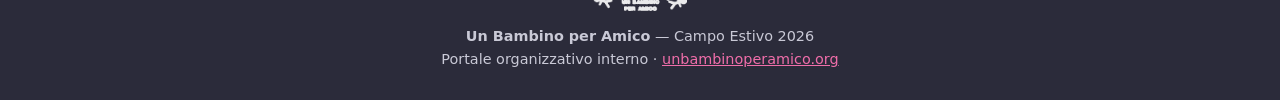
<file: laboratori.html>
<!DOCTYPE html>
<html lang="it">
<head>
  <meta charset="UTF-8" />
  <meta name="viewport" content="width=device-width, initial-scale=1.0" />
  <meta name="robots" content="noindex, nofollow" />
  <title>Laboratori — Campo Estivo 2026</title>
  <link rel="icon" href="assets/66.png" />
  <link rel="stylesheet" href="assets/style.css" />
</head>
<body>
  <header class="site-header">
    <div class="nav-wrap">
      <a class="brand" href="index.html">
        <img src="assets/logo.gif" alt="Un Bambino per Amico" />
        <span class="brand-text"><b>Campo Estivo 2026</b><span>Un Bambino per Amico</span></span>
      </a>
      <button class="nav-toggle" aria-label="Menu">☰</button>
      <nav class="main-nav">
        <a href="index.html">Home</a>
        <a href="programma.html">Programma</a>
        <a href="tabellone.html">Tabellone</a>
        <a href="laboratori.html">Laboratori</a>
        <a href="gruppi.html">Gruppi</a>
        <a href="educatori.html">Educatori</a>
        <a href="stanze.html">Stanze</a>
        <a href="info.html">Organizzazione</a>
        <a href="contributi.html">Invia info</a>
      </nav>
    </div>
  </header>
  <div class="rainbow-bar"></div>

  <main>
    <section class="section">
      <h1>🎨 Laboratori</h1>
      <p class="lead">I laboratori sono divisi per fascia d'età. Ogni giorno si svolge un'attività; nella settimana 5 attività in totale.</p>
    </section>

    <section class="section">
      <div class="grid-2">
        <div class="panel">
          <h2><span class="dot" style="background:var(--verde)"></span>Gruppi Grandi</h2>
          <div class="cards">
            <div class="card" style="border-top-color:var(--azzurro)"><div class="ico">🗣️</div><h3>Inglese</h3><p>Responsabili: Danilo, Eugenio</p></div>
            <div class="card" style="border-top-color:var(--magenta)"><div class="ico">🎵</div><h3>Musica</h3><p>Responsabile: Claudio</p></div>
            <div class="card" style="border-top-color:var(--rosa)"><div class="ico">💃</div><h3>Danza</h3><p>Responsabile: Claudio</p></div>
            <div class="card" style="border-top-color:var(--rosso)"><div class="ico">🎭</div><h3>Teatro</h3><p>Responsabile: Nella</p></div>
          </div>
        </div>

        <div class="panel">
          <h2><span class="dot" style="background:var(--arancio)"></span>Gruppi Piccoli</h2>
          <div class="cards">
            <div class="card" style="border-top-color:var(--giallo)"><div class="ico">🤹</div><h3>Circo</h3><p>Responsabili: Monica, Alle</p></div>
            <div class="card" style="border-top-color:var(--blu)"><div class="ico">🌍</div><h3>Intercultura</h3><p>Responsabile: Jasmin</p></div>
            <div class="card" style="border-top-color:var(--verde)"><div class="ico">🖌️</div><h3>Arte</h3><p>Responsabile: Irene</p></div>
            <div class="card" style="border-top-color:var(--azzurro)"><div class="ico">🏖️</div><h3>Giochi in spiaggia</h3><p>Educatori: Paolo, Sam, Euge</p></div>
          </div>
        </div>
      </div>
    </section>

    <section class="section">
      <div class="panel">
        <h2><span class="dot" style="background:var(--blu)"></span>Responsabili dei laboratori</h2>
        <div class="table-wrap">
          <table>
            <thead><tr><th>Laboratorio</th><th>Fascia</th><th>Responsabili</th></tr></thead>
            <tbody>
              <tr><td>🤹 Circo</td><td>Piccoli</td><td>Monica, Alle</td></tr>
              <tr><td>🌍 Intercultura</td><td>Piccoli</td><td>Jasmin</td></tr>
              <tr><td>🖌️ Arte</td><td>Piccoli</td><td>Irene</td></tr>
              <tr><td>🗣️ Inglese</td><td>Grandi</td><td>Danilo, Eugenio</td></tr>
              <tr><td>🎵 Musica / 💃 Danza</td><td>Grandi</td><td>Claudio</td></tr>
              <tr><td>🎭 Teatro</td><td>Grandi</td><td>Nella</td></tr>
            </tbody>
          </table>
        </div>
        <p class="note">Le attività con <b>Claudio</b> servono ad aprire nuovi orizzonti ai ragazzi: storie, domande e spunti di riflessione (es. «Un uomo entra in un bar…»).</p>
        <p class="note todo"><b>Performance finale:</b> ogni gruppo, con i propri educatori, inventa e prepara una performance da mettere in scena l'ultima sera (sfilata + restituzione di sabato 25).</p>
      </div>
    </section>
  </main>

  <footer class="site-footer">
    <img src="assets/logo.gif" alt="Un Bambino per Amico" /><br />
    <b>Un Bambino per Amico</b> — Campo Estivo 2026<br />
    Portale organizzativo interno · <a href="https://www.unbambinoperamico.org/" target="_blank" rel="noopener">unbambinoperamico.org</a>
  </footer>

  <script src="assets/main.js"></script>
</body>
</html>
</file>
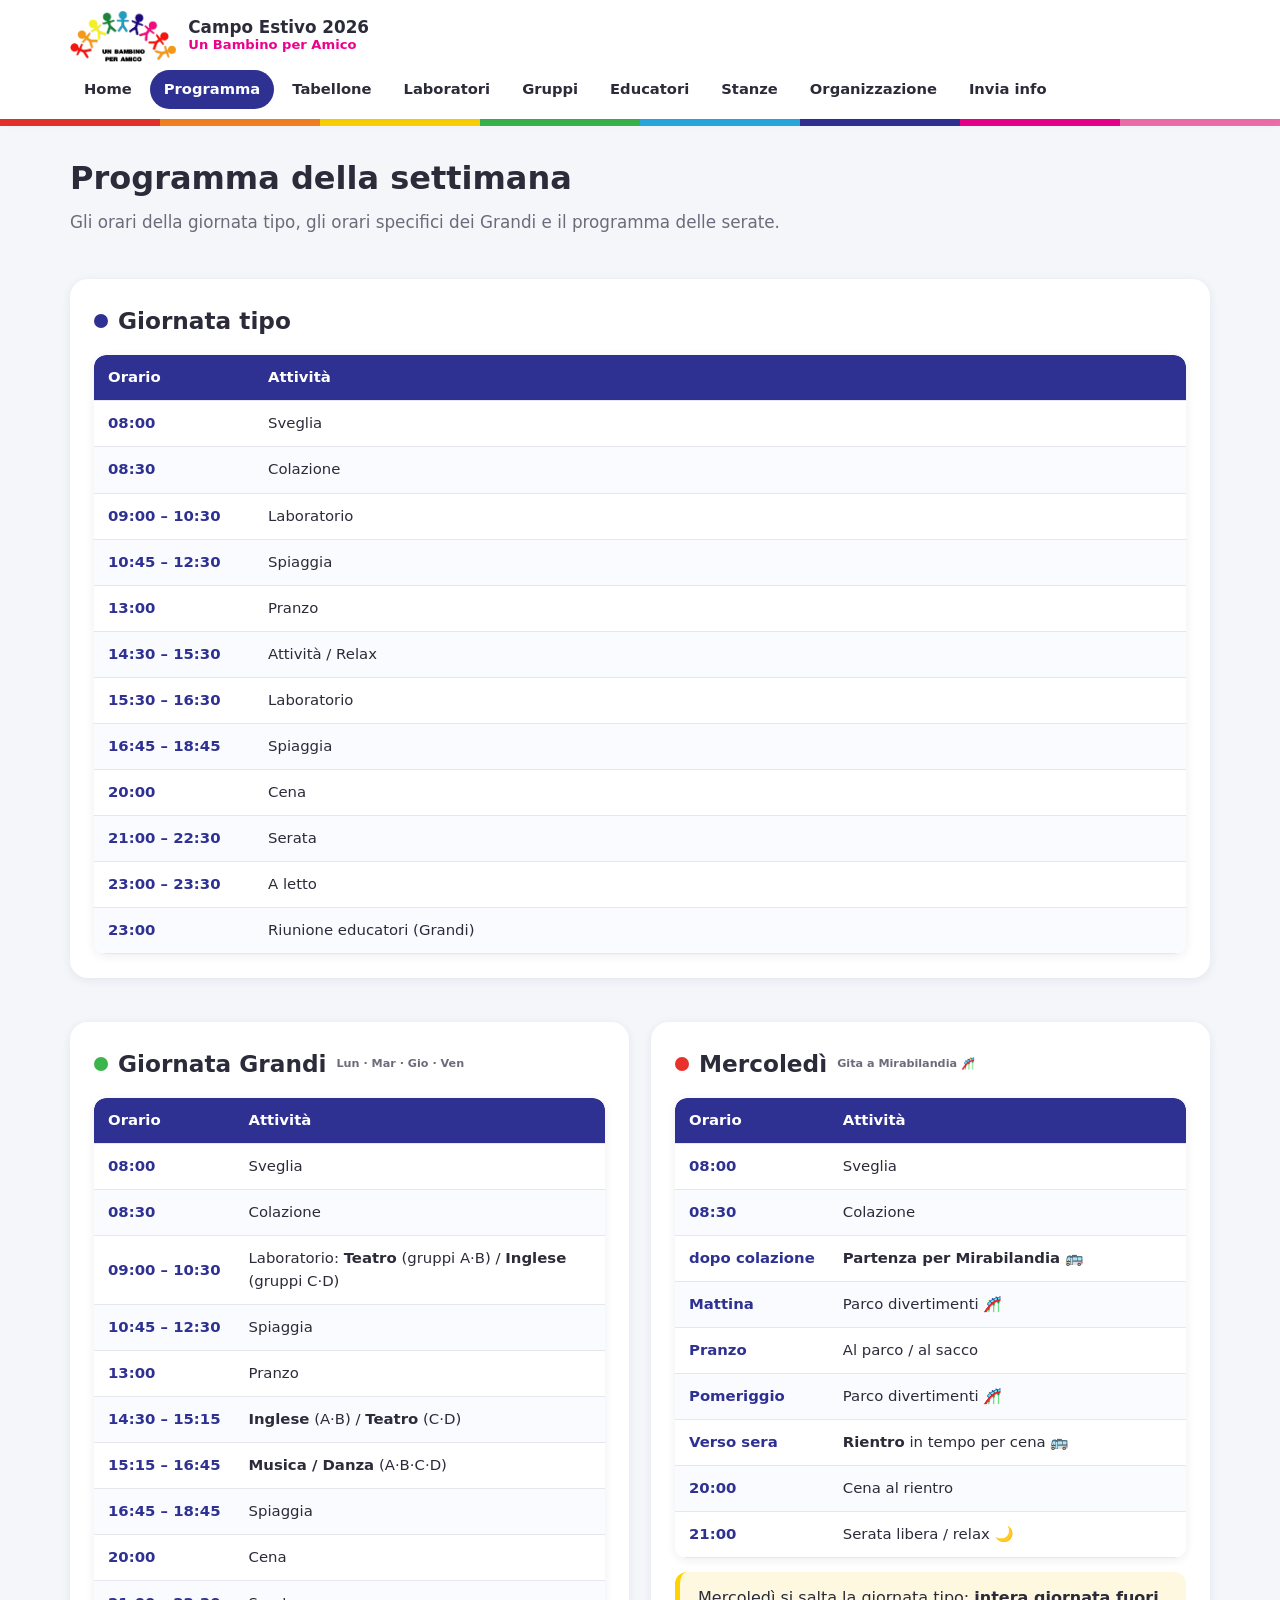
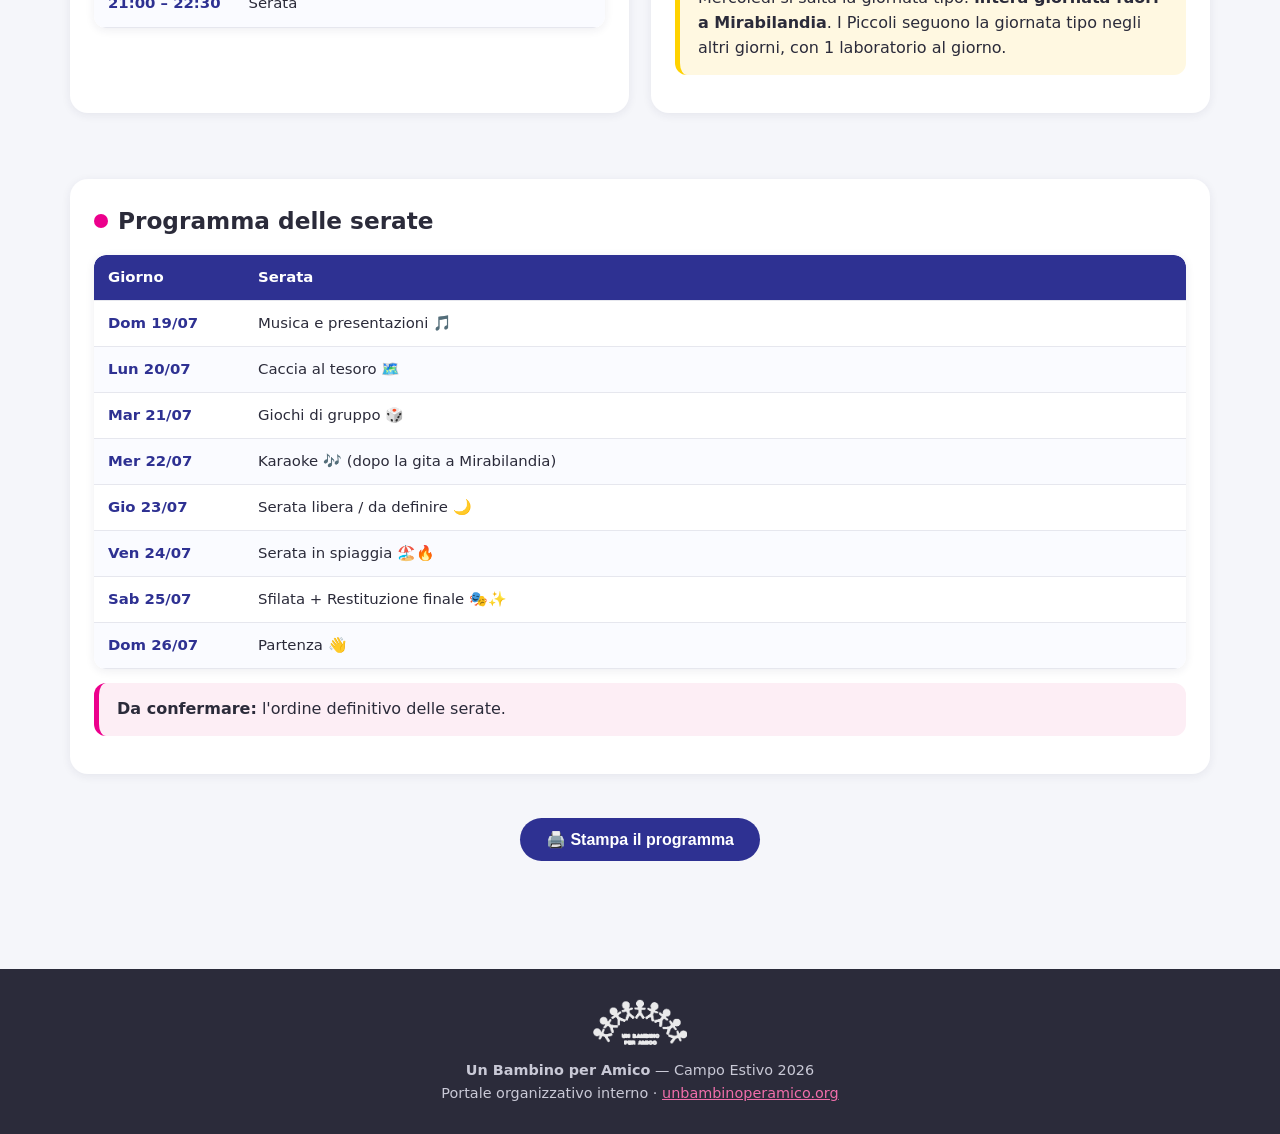
<file: programma.html>
<!DOCTYPE html>
<html lang="it">
<head>
  <meta charset="UTF-8" />
  <meta name="viewport" content="width=device-width, initial-scale=1.0" />
  <meta name="robots" content="noindex, nofollow" />
  <title>Programma — Campo Estivo 2026</title>
  <link rel="icon" href="assets/66.png" />
  <link rel="stylesheet" href="assets/style.css" />
</head>
<body>
  <header class="site-header">
    <div class="nav-wrap">
      <a class="brand" href="index.html">
        <img src="assets/logo.gif" alt="Un Bambino per Amico" />
        <span class="brand-text"><b>Campo Estivo 2026</b><span>Un Bambino per Amico</span></span>
      </a>
      <button class="nav-toggle" aria-label="Menu">☰</button>
      <nav class="main-nav">
        <a href="index.html">Home</a>
        <a href="programma.html">Programma</a>
        <a href="tabellone.html">Tabellone</a>
        <a href="laboratori.html">Laboratori</a>
        <a href="gruppi.html">Gruppi</a>
        <a href="educatori.html">Educatori</a>
        <a href="stanze.html">Stanze</a>
        <a href="info.html">Organizzazione</a>
        <a href="contributi.html">Invia info</a>
      </nav>
    </div>
  </header>
  <div class="rainbow-bar"></div>

  <main>
    <section class="section">
      <h1>Programma della settimana</h1>
      <p class="lead">Gli orari della giornata tipo, gli orari specifici dei Grandi e il programma delle serate.</p>
    </section>

    <section class="section">
      <div class="panel">
        <h2><span class="dot" style="background:var(--blu)"></span>Giornata tipo</h2>
        <div class="table-wrap">
          <table>
            <thead><tr><th style="width:160px">Orario</th><th>Attività</th></tr></thead>
            <tbody>
              <tr><td class="time">08:00</td><td>Sveglia</td></tr>
              <tr><td class="time">08:30</td><td>Colazione</td></tr>
              <tr><td class="time">09:00 – 10:30</td><td>Laboratorio</td></tr>
              <tr><td class="time">10:45 – 12:30</td><td>Spiaggia</td></tr>
              <tr><td class="time">13:00</td><td>Pranzo</td></tr>
              <tr><td class="time">14:30 – 15:30</td><td>Attività / Relax</td></tr>
              <tr><td class="time">15:30 – 16:30</td><td>Laboratorio</td></tr>
              <tr><td class="time">16:45 – 18:45</td><td>Spiaggia</td></tr>
              <tr><td class="time">20:00</td><td>Cena</td></tr>
              <tr><td class="time">21:00 – 22:30</td><td>Serata</td></tr>
              <tr><td class="time">23:00 – 23:30</td><td>A letto</td></tr>
              <tr><td class="time">23:00</td><td>Riunione educatori (Grandi)</td></tr>
            </tbody>
          </table>
        </div>
      </div>
    </section>

    <section class="section">
      <div class="grid-2">
        <div class="panel">
          <h2><span class="dot" style="background:var(--verde)"></span>Giornata Grandi <small style="font-size:.7rem;color:var(--grigio)">Lun · Mar · Gio · Ven</small></h2>
          <div class="table-wrap">
            <table>
              <thead><tr><th style="width:130px">Orario</th><th>Attività</th></tr></thead>
              <tbody>
                <tr><td class="time">08:00</td><td>Sveglia</td></tr>
                <tr><td class="time">08:30</td><td>Colazione</td></tr>
                <tr><td class="time">09:00 – 10:30</td><td>Laboratorio: <b>Teatro</b> (gruppi A·B) / <b>Inglese</b> (gruppi C·D)</td></tr>
                <tr><td class="time">10:45 – 12:30</td><td>Spiaggia</td></tr>
                <tr><td class="time">13:00</td><td>Pranzo</td></tr>
                <tr><td class="time">14:30 – 15:15</td><td><b>Inglese</b> (A·B) / <b>Teatro</b> (C·D)</td></tr>
                <tr><td class="time">15:15 – 16:45</td><td><b>Musica / Danza</b> (A·B·C·D)</td></tr>
                <tr><td class="time">16:45 – 18:45</td><td>Spiaggia</td></tr>
                <tr><td class="time">20:00</td><td>Cena</td></tr>
                <tr><td class="time">21:00 – 22:30</td><td>Serata</td></tr>
              </tbody>
            </table>
          </div>
        </div>

        <div class="panel">
          <h2><span class="dot" style="background:var(--rosso)"></span>Mercoledì <small style="font-size:.7rem;color:var(--grigio)">Gita a Mirabilandia 🎢</small></h2>
          <div class="table-wrap">
            <table>
              <thead><tr><th style="width:140px">Orario</th><th>Attività</th></tr></thead>
              <tbody>
                <tr><td class="time">08:00</td><td>Sveglia</td></tr>
                <tr><td class="time">08:30</td><td>Colazione</td></tr>
                <tr><td class="time">dopo colazione</td><td><b>Partenza per Mirabilandia</b> 🚌</td></tr>
                <tr><td class="time">Mattina</td><td>Parco divertimenti 🎢</td></tr>
                <tr><td class="time">Pranzo</td><td>Al parco / al sacco</td></tr>
                <tr><td class="time">Pomeriggio</td><td>Parco divertimenti 🎢</td></tr>
                <tr><td class="time">Verso sera</td><td><b>Rientro</b> in tempo per cena 🚌</td></tr>
                <tr><td class="time">20:00</td><td>Cena al rientro</td></tr>
                <tr><td class="time">21:00</td><td>Serata libera / relax 🌙</td></tr>
              </tbody>
            </table>
          </div>
          <p class="note">Mercoledì si salta la giornata tipo: <b>intera giornata fuori a Mirabilandia</b>. I Piccoli seguono la giornata tipo negli altri giorni, con 1 laboratorio al giorno.</p>
        </div>
      </div>
    </section>

    <section class="section">
      <div class="panel">
        <h2><span class="dot" style="background:var(--magenta)"></span>Programma delle serate</h2>
        <div class="table-wrap">
          <table>
            <thead><tr><th style="width:150px">Giorno</th><th>Serata</th></tr></thead>
            <tbody>
              <tr><td class="time">Dom 19/07</td><td>Musica e presentazioni 🎵</td></tr>
              <tr><td class="time">Lun 20/07</td><td>Caccia al tesoro 🗺️</td></tr>
              <tr><td class="time">Mar 21/07</td><td>Giochi di gruppo 🎲</td></tr>
              <tr><td class="time">Mer 22/07</td><td>Karaoke 🎶 (dopo la gita a Mirabilandia)</td></tr>
              <tr><td class="time">Gio 23/07</td><td>Serata libera / da definire 🌙</td></tr>
              <tr><td class="time">Ven 24/07</td><td>Serata in spiaggia 🏖️🔥</td></tr>
              <tr><td class="time">Sab 25/07</td><td>Sfilata + Restituzione finale 🎭✨</td></tr>
              <tr><td class="time">Dom 26/07</td><td>Partenza 👋</td></tr>
            </tbody>
          </table>
        </div>
        <p class="note todo"><b>Da confermare:</b> l'ordine definitivo delle serate.</p>
      </div>
    </section>

    <section class="section no-print" style="text-align:center">
      <button onclick="window.print()" style="background:var(--blu);color:#fff;border:0;padding:12px 26px;border-radius:999px;font-weight:700;font-size:1rem;cursor:pointer">🖨️ Stampa il programma</button>
    </section>
  </main>

  <footer class="site-footer">
    <img src="assets/logo.gif" alt="Un Bambino per Amico" /><br />
    <b>Un Bambino per Amico</b> — Campo Estivo 2026<br />
    Portale organizzativo interno · <a href="https://www.unbambinoperamico.org/" target="_blank" rel="noopener">unbambinoperamico.org</a>
  </footer>

  <script src="assets/main.js"></script>
</body>
</html>
</file>
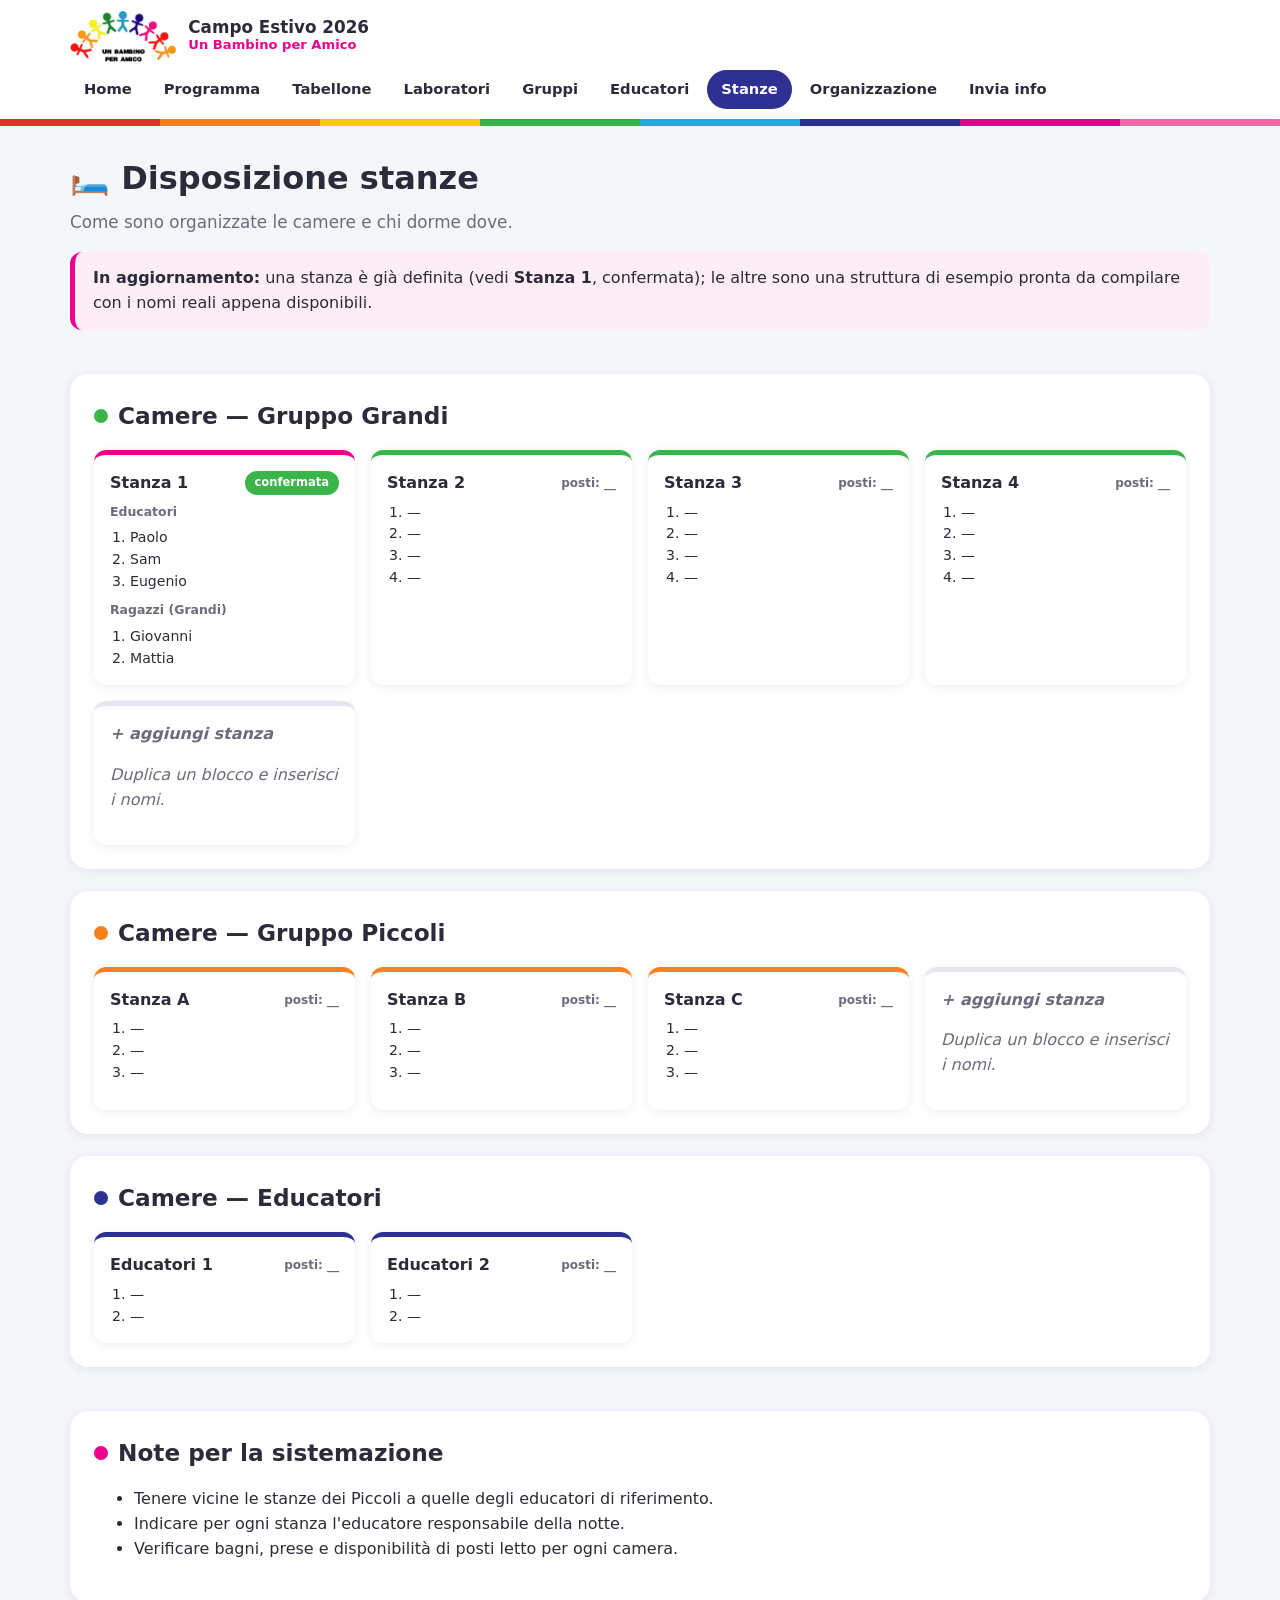
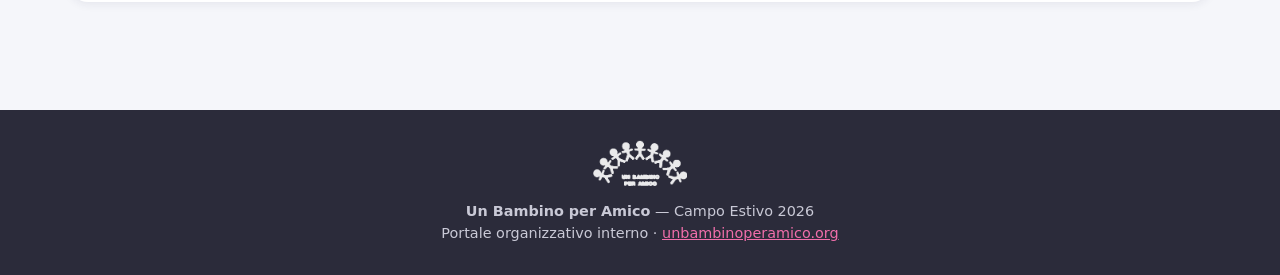
<file: stanze.html>
<!DOCTYPE html>
<html lang="it">
<head>
  <meta charset="UTF-8" />
  <meta name="viewport" content="width=device-width, initial-scale=1.0" />
  <meta name="robots" content="noindex, nofollow" />
  <title>Disposizione stanze — Campo Estivo 2026</title>
  <link rel="icon" href="assets/66.png" />
  <link rel="stylesheet" href="assets/style.css" />
</head>
<body>
  <header class="site-header">
    <div class="nav-wrap">
      <a class="brand" href="index.html">
        <img src="assets/logo.gif" alt="Un Bambino per Amico" />
        <span class="brand-text"><b>Campo Estivo 2026</b><span>Un Bambino per Amico</span></span>
      </a>
      <button class="nav-toggle" aria-label="Menu">☰</button>
      <nav class="main-nav">
        <a href="index.html">Home</a>
        <a href="programma.html">Programma</a>
        <a href="tabellone.html">Tabellone</a>
        <a href="laboratori.html">Laboratori</a>
        <a href="gruppi.html">Gruppi</a>
        <a href="educatori.html">Educatori</a>
        <a href="stanze.html">Stanze</a>
        <a href="info.html">Organizzazione</a>
        <a href="contributi.html">Invia info</a>
      </nav>
    </div>
  </header>
  <div class="rainbow-bar"></div>

  <main>
    <section class="section">
      <h1>🛏️ Disposizione stanze</h1>
      <p class="lead">Come sono organizzate le camere e chi dorme dove.</p>
      <p class="note todo"><b>In aggiornamento:</b> una stanza è già definita (vedi <b>Stanza 1</b>, confermata); le altre sono una struttura di esempio pronta da compilare con i nomi reali appena disponibili.</p>
    </section>

    <section class="section">
      <div class="panel">
        <h2><span class="dot" style="background:var(--verde)"></span>Camere — Gruppo Grandi</h2>
        <div class="rooms">
          <div class="room" style="border-top-color:var(--magenta)">
            <h4>Stanza 1 <span class="tag" style="background:var(--verde)">confermata</span></h4>
            <p style="margin:.3rem 0 .1rem;font-size:.78rem;color:var(--grigio);font-weight:700">Educatori</p>
            <ol><li>Paolo</li><li>Sam</li><li>Eugenio</li></ol>
            <p style="margin:.5rem 0 .1rem;font-size:.78rem;color:var(--grigio);font-weight:700">Ragazzi (Grandi)</p>
            <ol><li>Giovanni</li><li>Mattia</li></ol>
          </div>
          <div class="room"><h4>Stanza 2 <span class="cap">posti: __</span></h4><ol><li>—</li><li>—</li><li>—</li><li>—</li></ol></div>
          <div class="room"><h4>Stanza 3 <span class="cap">posti: __</span></h4><ol><li>—</li><li>—</li><li>—</li><li>—</li></ol></div>
          <div class="room"><h4>Stanza 4 <span class="cap">posti: __</span></h4><ol><li>—</li><li>—</li><li>—</li><li>—</li></ol></div>
          <div class="room empty"><h4>+ aggiungi stanza</h4><p>Duplica un blocco e inserisci i nomi.</p></div>
        </div>
      </div>

      <div class="panel">
        <h2><span class="dot" style="background:var(--arancio)"></span>Camere — Gruppo Piccoli</h2>
        <div class="rooms">
          <div class="room" style="border-top-color:var(--arancio)"><h4>Stanza A <span class="cap">posti: __</span></h4><ol><li>—</li><li>—</li><li>—</li></ol></div>
          <div class="room" style="border-top-color:var(--arancio)"><h4>Stanza B <span class="cap">posti: __</span></h4><ol><li>—</li><li>—</li><li>—</li></ol></div>
          <div class="room" style="border-top-color:var(--arancio)"><h4>Stanza C <span class="cap">posti: __</span></h4><ol><li>—</li><li>—</li><li>—</li></ol></div>
          <div class="room empty"><h4>+ aggiungi stanza</h4><p>Duplica un blocco e inserisci i nomi.</p></div>
        </div>
      </div>

      <div class="panel">
        <h2><span class="dot" style="background:var(--blu)"></span>Camere — Educatori</h2>
        <div class="rooms">
          <div class="room" style="border-top-color:var(--blu)"><h4>Educatori 1 <span class="cap">posti: __</span></h4><ol><li>—</li><li>—</li></ol></div>
          <div class="room" style="border-top-color:var(--blu)"><h4>Educatori 2 <span class="cap">posti: __</span></h4><ol><li>—</li><li>—</li></ol></div>
        </div>
      </div>
    </section>

    <section class="section">
      <div class="panel">
        <h2><span class="dot" style="background:var(--magenta)"></span>Note per la sistemazione</h2>
        <ul>
          <li>Tenere vicine le stanze dei Piccoli a quelle degli educatori di riferimento.</li>
          <li>Indicare per ogni stanza l'educatore responsabile della notte.</li>
          <li>Verificare bagni, prese e disponibilità di posti letto per ogni camera.</li>
        </ul>
      </div>
    </section>
  </main>

  <footer class="site-footer">
    <img src="assets/logo.gif" alt="Un Bambino per Amico" /><br />
    <b>Un Bambino per Amico</b> — Campo Estivo 2026<br />
    Portale organizzativo interno · <a href="https://www.unbambinoperamico.org/" target="_blank" rel="noopener">unbambinoperamico.org</a>
  </footer>

  <script src="assets/main.js"></script>
</body>
</html>
</file>
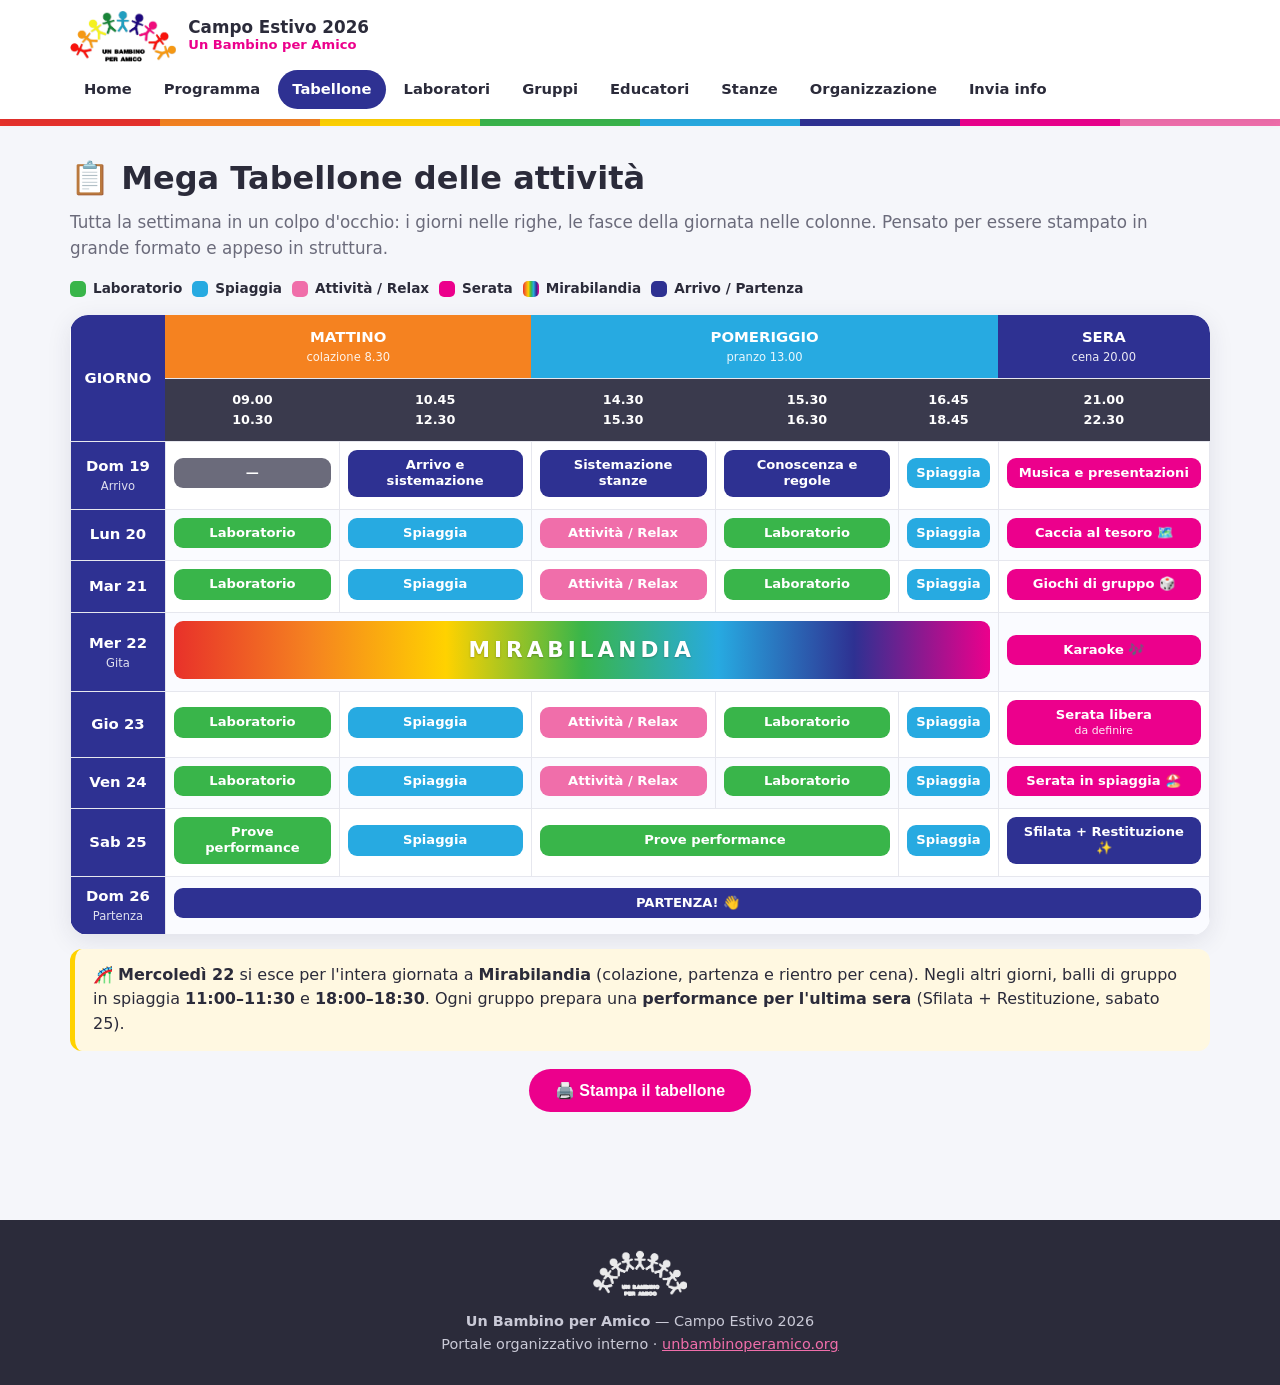
<file: tabellone.html>
<!DOCTYPE html>
<html lang="it">
<head>
  <meta charset="UTF-8" />
  <meta name="viewport" content="width=device-width, initial-scale=1.0" />
  <meta name="robots" content="noindex, nofollow" />
  <title>Mega Tabellone — Campo Estivo 2026</title>
  <link rel="icon" href="assets/66.png" />
  <link rel="stylesheet" href="assets/style.css" />
</head>
<body>
  <header class="site-header">
    <div class="nav-wrap">
      <a class="brand" href="index.html">
        <img src="assets/logo.gif" alt="Un Bambino per Amico" />
        <span class="brand-text"><b>Campo Estivo 2026</b><span>Un Bambino per Amico</span></span>
      </a>
      <button class="nav-toggle" aria-label="Menu">☰</button>
      <nav class="main-nav">
        <a href="index.html">Home</a>
        <a href="programma.html">Programma</a>
        <a href="tabellone.html">Tabellone</a>
        <a href="laboratori.html">Laboratori</a>
        <a href="gruppi.html">Gruppi</a>
        <a href="educatori.html">Educatori</a>
        <a href="stanze.html">Stanze</a>
        <a href="info.html">Organizzazione</a>
        <a href="contributi.html">Invia info</a>
      </nav>
    </div>
  </header>
  <div class="rainbow-bar"></div>

  <main>
    <section class="section">
      <h1>📋 Mega Tabellone delle attività</h1>
      <p class="lead">Tutta la settimana in un colpo d'occhio: i giorni nelle righe, le fasce della giornata nelle colonne. Pensato per essere stampato in grande formato e appeso in struttura.</p>

      <div class="legend">
        <span><i class="a-lab"></i> Laboratorio</span>
        <span><i class="a-spiaggia"></i> Spiaggia</span>
        <span><i class="a-relax"></i> Attività / Relax</span>
        <span><i class="a-serata"></i> Serata</span>
        <span><i class="a-mirab"></i> Mirabilandia</span>
        <span><i class="a-special"></i> Arrivo / Partenza</span>
      </div>

      <div class="tabellone-wrap">
        <table class="tabellone">
          <thead>
            <tr>
              <th rowspan="2" class="time-col">GIORNO</th>
              <th colspan="2" class="th-mattino">MATTINO <span class="th-meal">colazione 8.30</span></th>
              <th colspan="3" class="th-pomeriggio">POMERIGGIO <span class="th-meal">pranzo 13.00</span></th>
              <th class="th-sera">SERA <span class="th-meal">cena 20.00</span></th>
            </tr>
            <tr>
              <th class="th-slot">09.00<br>10.30</th>
              <th class="th-slot">10.45<br>12.30</th>
              <th class="th-slot">14.30<br>15.30</th>
              <th class="th-slot">15.30<br>16.30</th>
              <th class="th-slot">16.45<br>18.45</th>
              <th class="th-slot">21.00<br>22.30</th>
            </tr>
          </thead>
          <tbody>
            <!-- DOMENICA 19 — ARRIVO -->
            <tr>
              <td class="day-cell">Dom 19<small>Arrivo</small></td>
              <td class="cell"><div class="act a-routine">—</div></td>
              <td class="cell"><div class="act a-special">Arrivo e sistemazione</div></td>
              <td class="cell"><div class="act a-special">Sistemazione stanze</div></td>
              <td class="cell"><div class="act a-special">Conoscenza e regole</div></td>
              <td class="cell"><div class="act a-spiaggia">Spiaggia</div></td>
              <td class="cell"><div class="act a-serata">Musica e presentazioni</div></td>
            </tr>
            <!-- LUNEDÌ 20 -->
            <tr>
              <td class="day-cell">Lun 20</td>
              <td class="cell"><div class="act a-lab">Laboratorio</div></td>
              <td class="cell"><div class="act a-spiaggia">Spiaggia</div></td>
              <td class="cell"><div class="act a-relax">Attività / Relax</div></td>
              <td class="cell"><div class="act a-lab">Laboratorio</div></td>
              <td class="cell"><div class="act a-spiaggia">Spiaggia</div></td>
              <td class="cell"><div class="act a-serata">Caccia al tesoro 🗺️</div></td>
            </tr>
            <!-- MARTEDÌ 21 -->
            <tr>
              <td class="day-cell">Mar 21</td>
              <td class="cell"><div class="act a-lab">Laboratorio</div></td>
              <td class="cell"><div class="act a-spiaggia">Spiaggia</div></td>
              <td class="cell"><div class="act a-relax">Attività / Relax</div></td>
              <td class="cell"><div class="act a-lab">Laboratorio</div></td>
              <td class="cell"><div class="act a-spiaggia">Spiaggia</div></td>
              <td class="cell"><div class="act a-serata">Giochi di gruppo 🎲</div></td>
            </tr>
            <!-- MERCOLEDÌ 22 — MIRABILANDIA (tutto il giorno) -->
            <tr>
              <td class="day-cell">Mer 22<small>Gita</small></td>
              <td class="cell" colspan="5"><div class="act a-mirab">MIRABILANDIA</div></td>
              <td class="cell"><div class="act a-serata">Karaoke 🎶</div></td>
            </tr>
            <!-- GIOVEDÌ 23 -->
            <tr>
              <td class="day-cell">Gio 23</td>
              <td class="cell"><div class="act a-lab">Laboratorio</div></td>
              <td class="cell"><div class="act a-spiaggia">Spiaggia</div></td>
              <td class="cell"><div class="act a-relax">Attività / Relax</div></td>
              <td class="cell"><div class="act a-lab">Laboratorio</div></td>
              <td class="cell"><div class="act a-spiaggia">Spiaggia</div></td>
              <td class="cell"><div class="act a-serata">Serata libera <small>da definire</small></div></td>
            </tr>
            <!-- VENERDÌ 24 -->
            <tr>
              <td class="day-cell">Ven 24</td>
              <td class="cell"><div class="act a-lab">Laboratorio</div></td>
              <td class="cell"><div class="act a-spiaggia">Spiaggia</div></td>
              <td class="cell"><div class="act a-relax">Attività / Relax</div></td>
              <td class="cell"><div class="act a-lab">Laboratorio</div></td>
              <td class="cell"><div class="act a-spiaggia">Spiaggia</div></td>
              <td class="cell"><div class="act a-serata">Serata in spiaggia 🏖️</div></td>
            </tr>
            <!-- SABATO 25 -->
            <tr>
              <td class="day-cell">Sab 25</td>
              <td class="cell"><div class="act a-lab">Prove performance</div></td>
              <td class="cell"><div class="act a-spiaggia">Spiaggia</div></td>
              <td class="cell" colspan="2"><div class="act a-lab">Prove performance</div></td>
              <td class="cell"><div class="act a-spiaggia">Spiaggia</div></td>
              <td class="cell"><div class="act a-special">Sfilata + Restituzione ✨</div></td>
            </tr>
            <!-- DOMENICA 26 — PARTENZA -->
            <tr>
              <td class="day-cell">Dom 26<small>Partenza</small></td>
              <td class="cell" colspan="6"><div class="act a-special">PARTENZA! 👋</div></td>
            </tr>
          </tbody>
        </table>
      </div>

      <p class="note">🎢 <b>Mercoledì 22</b> si esce per l'intera giornata a <b>Mirabilandia</b> (colazione, partenza e rientro per cena). Negli altri giorni, balli di gruppo in spiaggia <b>11:00–11:30</b> e <b>18:00–18:30</b>. Ogni gruppo prepara una <b>performance per l'ultima sera</b> (Sfilata + Restituzione, sabato 25).</p>

      <div class="no-print" style="text-align:center;margin-top:18px">
        <button onclick="window.print()" style="background:var(--magenta);color:#fff;border:0;padding:12px 26px;border-radius:999px;font-weight:700;font-size:1rem;cursor:pointer">🖨️ Stampa il tabellone</button>
      </div>
    </section>
  </main>

  <footer class="site-footer">
    <img src="assets/logo.gif" alt="Un Bambino per Amico" /><br />
    <b>Un Bambino per Amico</b> — Campo Estivo 2026<br />
    Portale organizzativo interno · <a href="https://www.unbambinoperamico.org/" target="_blank" rel="noopener">unbambinoperamico.org</a>
  </footer>

  <script src="assets/main.js"></script>
</body>
</html>
</file>
<file: assets/style.css>
/* ============================================================
   Un Bambino per Amico — Campo Estivo 2026
   Foglio di stile condiviso
   ============================================================ */

:root {
  /* Palette ripresa dal logo (arcobaleno) */
  --rosso:    #e8312a;
  --arancio:  #f58220;
  --giallo:   #ffd200;
  --verde:    #39b54a;
  --azzurro:  #27aae1;
  --blu:      #2e3192;
  --magenta:  #ec008c;
  --rosa:     #f06eaa;

  --scuro:    #2b2b3a;
  --grigio:   #6b6b7b;
  --chiaro:   #f5f6fa;
  --bianco:   #ffffff;
  --bordo:    #e6e7ee;

  --ombra:    0 6px 24px rgba(40, 40, 80, .10);
  --ombra-sm: 0 2px 10px rgba(40, 40, 80, .08);
  --raggio:   18px;
  --raggio-sm:12px;

  --font: "Segoe UI", system-ui, -apple-system, "Helvetica Neue", Arial, sans-serif;
}

* { box-sizing: border-box; }

html { scroll-behavior: smooth; }

body {
  margin: 0;
  font-family: var(--font);
  color: var(--scuro);
  background: var(--chiaro);
  line-height: 1.55;
}

/* Barra arcobaleno decorativa */
.rainbow-bar {
  height: 7px;
  background: linear-gradient(90deg,
    var(--rosso) 0 12.5%, var(--arancio) 0 25%, var(--giallo) 0 37.5%,
    var(--verde) 0 50%, var(--azzurro) 0 62.5%, var(--blu) 0 75%,
    var(--magenta) 0 87.5%, var(--rosa) 0 100%);
}

/* ---------- Header / Navigazione ---------- */
header.site-header {
  background: var(--bianco);
  box-shadow: var(--ombra-sm);
  position: sticky;
  top: 0;
  z-index: 50;
}
.nav-wrap {
  max-width: 1180px;
  margin: 0 auto;
  display: flex;
  align-items: center;
  justify-content: space-between;
  padding: 10px 20px;
  flex-wrap: wrap;
  gap: 8px;
}
.brand { display: flex; align-items: center; gap: 12px; text-decoration: none; }
.brand img { height: 52px; width: auto; }
.brand .brand-text { line-height: 1.05; }
.brand .brand-text b { color: var(--scuro); font-size: 1.05rem; display: block; }
.brand .brand-text span { color: var(--magenta); font-size: .82rem; font-weight: 600; }

nav.main-nav { display: flex; flex-wrap: wrap; gap: 4px; }
nav.main-nav a {
  text-decoration: none;
  color: var(--scuro);
  font-weight: 600;
  font-size: .92rem;
  padding: 8px 14px;
  border-radius: 999px;
  transition: background .15s, color .15s;
}
nav.main-nav a:hover { background: var(--chiaro); }
nav.main-nav a.active { background: var(--blu); color: #fff; }

.nav-toggle {
  display: none;
  background: var(--blu); color: #fff; border: 0;
  font-size: 1.4rem; line-height: 1; border-radius: 10px;
  padding: 6px 12px; cursor: pointer;
}

/* ---------- Layout ---------- */
main { max-width: 1180px; margin: 0 auto; padding: 28px 20px 64px; }
.section { margin-bottom: 44px; }
h1 { font-size: 2rem; margin: 0 0 6px; }
h2 { font-size: 1.45rem; margin: 0 0 16px; display: flex; align-items: center; gap: 10px; }
h2 .dot { width: 14px; height: 14px; border-radius: 50%; flex: none; }
h3 { font-size: 1.1rem; margin: 0 0 8px; }
p.lead { color: var(--grigio); font-size: 1.05rem; margin-top: 0; }

a { color: var(--blu); }

/* ---------- Hero ---------- */
.hero {
  background: linear-gradient(135deg, #ffffff 0%, #eef3ff 100%);
  border-radius: var(--raggio);
  padding: 40px 34px;
  box-shadow: var(--ombra);
  display: grid;
  grid-template-columns: 1.3fr 1fr;
  gap: 28px;
  align-items: center;
  position: relative;
  overflow: hidden;
}
.hero h1 { font-size: 2.6rem; line-height: 1.05; }
.hero .kicker {
  display: inline-block;
  background: var(--giallo);
  color: var(--scuro);
  font-weight: 700;
  padding: 5px 14px;
  border-radius: 999px;
  font-size: .85rem;
  margin-bottom: 14px;
}
.hero img.hero-logo { width: 100%; max-width: 360px; justify-self: center; }

/* Countdown */
.countdown { display: flex; gap: 12px; margin-top: 22px; flex-wrap: wrap; }
.countdown .box {
  background: #fff; border-radius: var(--raggio-sm);
  padding: 12px 18px; text-align: center; box-shadow: var(--ombra-sm);
  min-width: 78px;
}
.countdown .box b { font-size: 1.8rem; display: block; color: var(--blu); }
.countdown .box span { font-size: .75rem; text-transform: uppercase; color: var(--grigio); letter-spacing: .5px; }

/* ---------- Card ---------- */
.cards { display: grid; grid-template-columns: repeat(auto-fill, minmax(230px, 1fr)); gap: 18px; }
.card {
  background: #fff; border-radius: var(--raggio);
  padding: 22px; box-shadow: var(--ombra-sm);
  text-decoration: none; color: inherit; display: block;
  border-top: 5px solid var(--azzurro);
  transition: transform .15s, box-shadow .15s;
}
.card:hover { transform: translateY(-4px); box-shadow: var(--ombra); }
.card .ico { font-size: 2rem; }
.card h3 { margin: 8px 0 4px; }
.card p { margin: 0; color: var(--grigio); font-size: .92rem; }

/* ---------- Pannelli / box ---------- */
.panel {
  background: #fff; border-radius: var(--raggio);
  padding: 24px; box-shadow: var(--ombra-sm); margin-bottom: 22px;
}
.grid-2 { display: grid; grid-template-columns: 1fr 1fr; gap: 22px; }
.grid-3 { display: grid; grid-template-columns: repeat(3, 1fr); gap: 18px; }

.note {
  background: #fff8e1; border-left: 5px solid var(--giallo);
  padding: 14px 18px; border-radius: var(--raggio-sm); margin: 14px 0;
}
.note.todo { background: #fdeef5; border-left-color: var(--magenta); }
.tag {
  display: inline-block; font-size: .72rem; font-weight: 700;
  padding: 3px 10px; border-radius: 999px; color: #fff; margin-left: 6px;
}

/* ---------- Tabelle ---------- */
table { width: 100%; border-collapse: collapse; background: #fff; border-radius: var(--raggio-sm); overflow: hidden; }
.table-wrap { overflow-x: auto; box-shadow: var(--ombra-sm); border-radius: var(--raggio-sm); }
th, td { padding: 11px 14px; text-align: left; border-bottom: 1px solid var(--bordo); font-size: .93rem; }
th { background: var(--blu); color: #fff; font-weight: 600; }
tbody tr:nth-child(even) { background: #fafbff; }
td.time { font-weight: 700; color: var(--blu); white-space: nowrap; }

/* ---------- Mega Tabellone ---------- */
.tabellone-wrap { overflow-x: auto; box-shadow: var(--ombra); border-radius: var(--raggio); }
table.tabellone { min-width: 920px; border-radius: var(--raggio); }
table.tabellone th { background: var(--scuro); text-align: center; position: sticky; top: 0; }
table.tabellone th.time-col { background: var(--blu); }
table.tabellone td { vertical-align: top; border: 1px solid var(--bordo); padding: 8px; }
table.tabellone td.time { text-align: center; background: #f0f2fb; font-size: .82rem; }
.act {
  border-radius: 9px; padding: 7px 9px; color: #fff; font-size: .82rem;
  font-weight: 600; margin-bottom: 4px; line-height: 1.25;
}
.act small { display: block; font-weight: 400; opacity: .92; }

/* colori attività */
.a-spiaggia  { background: var(--azzurro); }
.a-lab       { background: var(--verde); }
.a-pasto     { background: var(--arancio); }
.a-serata    { background: var(--magenta); }
.a-relax     { background: var(--rosa); }
.a-routine   { background: var(--grigio); }
.a-special   { background: var(--blu); }
.a-gita      { background: var(--rosso); }
.a-mirab     { background: linear-gradient(90deg, var(--rosso), var(--arancio), var(--giallo), var(--verde), var(--azzurro), var(--blu), var(--magenta)); }
.a-festival  { background: linear-gradient(90deg, var(--magenta), var(--arancio)); }

/* Tabellone con i giorni nelle righe (stile programma cartaceo) */
table.tabellone td.day-cell { background: var(--blu); color: #fff; font-weight: 700; white-space: nowrap; text-align: center; vertical-align: middle; }
table.tabellone td.day-cell small { display: block; font-weight: 400; opacity: .85; font-size: .72rem; }
table.tabellone th.th-mattino    { background: var(--arancio); }
table.tabellone th.th-pomeriggio { background: var(--azzurro); }
table.tabellone th.th-sera       { background: var(--blu); }
table.tabellone th.th-slot       { background: #3a3a4d; font-weight: 600; font-size: .8rem; }
table.tabellone th .th-meal      { display: block; font-weight: 400; font-size: .72rem; opacity: .9; }
table.tabellone td.cell          { text-align: center; vertical-align: middle; }
.act.a-mirab    { font-size: 1.35rem; font-weight: 800; letter-spacing: 4px; padding: 16px 8px; text-shadow: 0 1px 2px rgba(0,0,0,.25); }
.act.a-festival { font-weight: 800; letter-spacing: .5px; text-transform: uppercase; }

/* legenda */
.legend { display: flex; flex-wrap: wrap; gap: 10px; margin: 16px 0; }
.legend span { display: inline-flex; align-items: center; gap: 7px; font-size: .85rem; font-weight: 600; }
.legend i { width: 16px; height: 16px; border-radius: 5px; display: inline-block; }

/* ---------- Liste nomi ---------- */
.namelist { columns: 3; column-gap: 22px; }
.namelist .year-block { break-inside: avoid; margin-bottom: 14px; }
.namelist .year-block b { color: var(--magenta); display: block; margin-bottom: 4px; border-bottom: 2px solid var(--bordo); }
.namelist ul { margin: 0; padding-left: 18px; }
.namelist li { font-size: .9rem; }
.pill-list { list-style: none; padding: 0; display: flex; flex-wrap: wrap; gap: 8px; margin: 0; }
.pill-list li { background: var(--chiaro); border-radius: 999px; padding: 6px 14px; font-size: .9rem; font-weight: 600; }

/* stat */
.stats { display: flex; gap: 16px; flex-wrap: wrap; margin: 14px 0; }
.stat { background: #fff; border-radius: var(--raggio-sm); padding: 16px 22px; box-shadow: var(--ombra-sm); text-align: center; }
.stat b { font-size: 2rem; display: block; color: var(--blu); }
.stat span { color: var(--grigio); font-size: .85rem; }

/* ---------- Stanze ---------- */
.rooms { display: grid; grid-template-columns: repeat(auto-fill, minmax(220px, 1fr)); gap: 16px; }
.room {
  background: #fff; border-radius: var(--raggio-sm); padding: 16px;
  box-shadow: var(--ombra-sm); border-top: 5px solid var(--verde);
}
.room h4 { margin: 0 0 6px; display: flex; justify-content: space-between; align-items: center; }
.room .cap { font-size: .75rem; color: var(--grigio); font-weight: 600; }
.room ol { margin: 6px 0 0; padding-left: 20px; }
.room li { font-size: .88rem; }
.room.empty { border-top-color: var(--bordo); color: var(--grigio); font-style: italic; }

/* ---------- Modulo "Invia info" ---------- */
.form { display: flex; flex-direction: column; gap: 6px; }
.form label { font-weight: 600; font-size: .92rem; margin-top: 10px; }
.form .req { color: var(--rosso); }
.form input[type="text"],
.form input[type="email"],
.form select,
.form textarea,
.form input[type="file"] {
  font-family: var(--font); font-size: .95rem; color: var(--scuro);
  background: var(--chiaro);
  border: 1.5px solid var(--bordo); border-radius: var(--raggio-sm);
  padding: 10px 12px; width: 100%;
}
.form textarea { resize: vertical; }
.form input:focus, .form select:focus, .form textarea:focus {
  outline: none; border-color: var(--blu); background: #fff;
}
.form input[type="file"] { background: #fff; padding: 8px; cursor: pointer; }
.form .hint { color: var(--grigio); font-size: .8rem; margin-top: 2px; }
.btn-send {
  margin-top: 18px; align-self: flex-start;
  background: var(--magenta); color: #fff; border: 0;
  font-weight: 700; font-size: 1rem; font-family: var(--font);
  padding: 12px 26px; border-radius: 999px; cursor: pointer;
  transition: transform .12s, box-shadow .12s, background .12s;
}
.btn-send:hover { transform: translateY(-2px); box-shadow: var(--ombra); }
.btn-send:disabled { background: var(--grigio); cursor: default; transform: none; box-shadow: none; }
.form-status { margin: 12px 0 0; font-weight: 600; font-size: .92rem; }
.form-status.ok  { color: var(--verde); }
.form-status.err { color: var(--rosso); }
.howto { padding-left: 20px; margin: 0 0 10px; }
.howto li { margin-bottom: 6px; }

/* ---------- Footer ---------- */
footer.site-footer {
  background: var(--scuro); color: #c9c9d6; text-align: center;
  padding: 30px 20px; font-size: .9rem;
}
footer.site-footer img { height: 46px; filter: brightness(0) invert(1); opacity: .9; margin-bottom: 8px; }
footer.site-footer a { color: var(--rosa); }

/* ---------- Responsive ---------- */
@media (max-width: 860px) {
  .hero { grid-template-columns: 1fr; text-align: center; }
  .hero img.hero-logo { max-width: 260px; }
  .countdown { justify-content: center; }
  .grid-2, .grid-3 { grid-template-columns: 1fr; }
  .namelist { columns: 2; }
  nav.main-nav {
    display: none; width: 100%; flex-direction: column; padding-top: 8px;
  }
  nav.main-nav.open { display: flex; }
  .nav-toggle { display: block; }
}
@media (max-width: 520px) {
  .namelist { columns: 1; }
  .hero h1 { font-size: 2rem; }
}

/* ---------- Stampa ---------- */
@media print {
  header.site-header, footer.site-footer, .nav-toggle, .no-print { display: none !important; }
  body { background: #fff; }
  .panel, .card, table { box-shadow: none; }
  .tabellone-wrap { overflow: visible; }
  table.tabellone { min-width: 0; width: 100%; font-size: .7rem; }
  .act { -webkit-print-color-adjust: exact; print-color-adjust: exact; }
}
</file>
